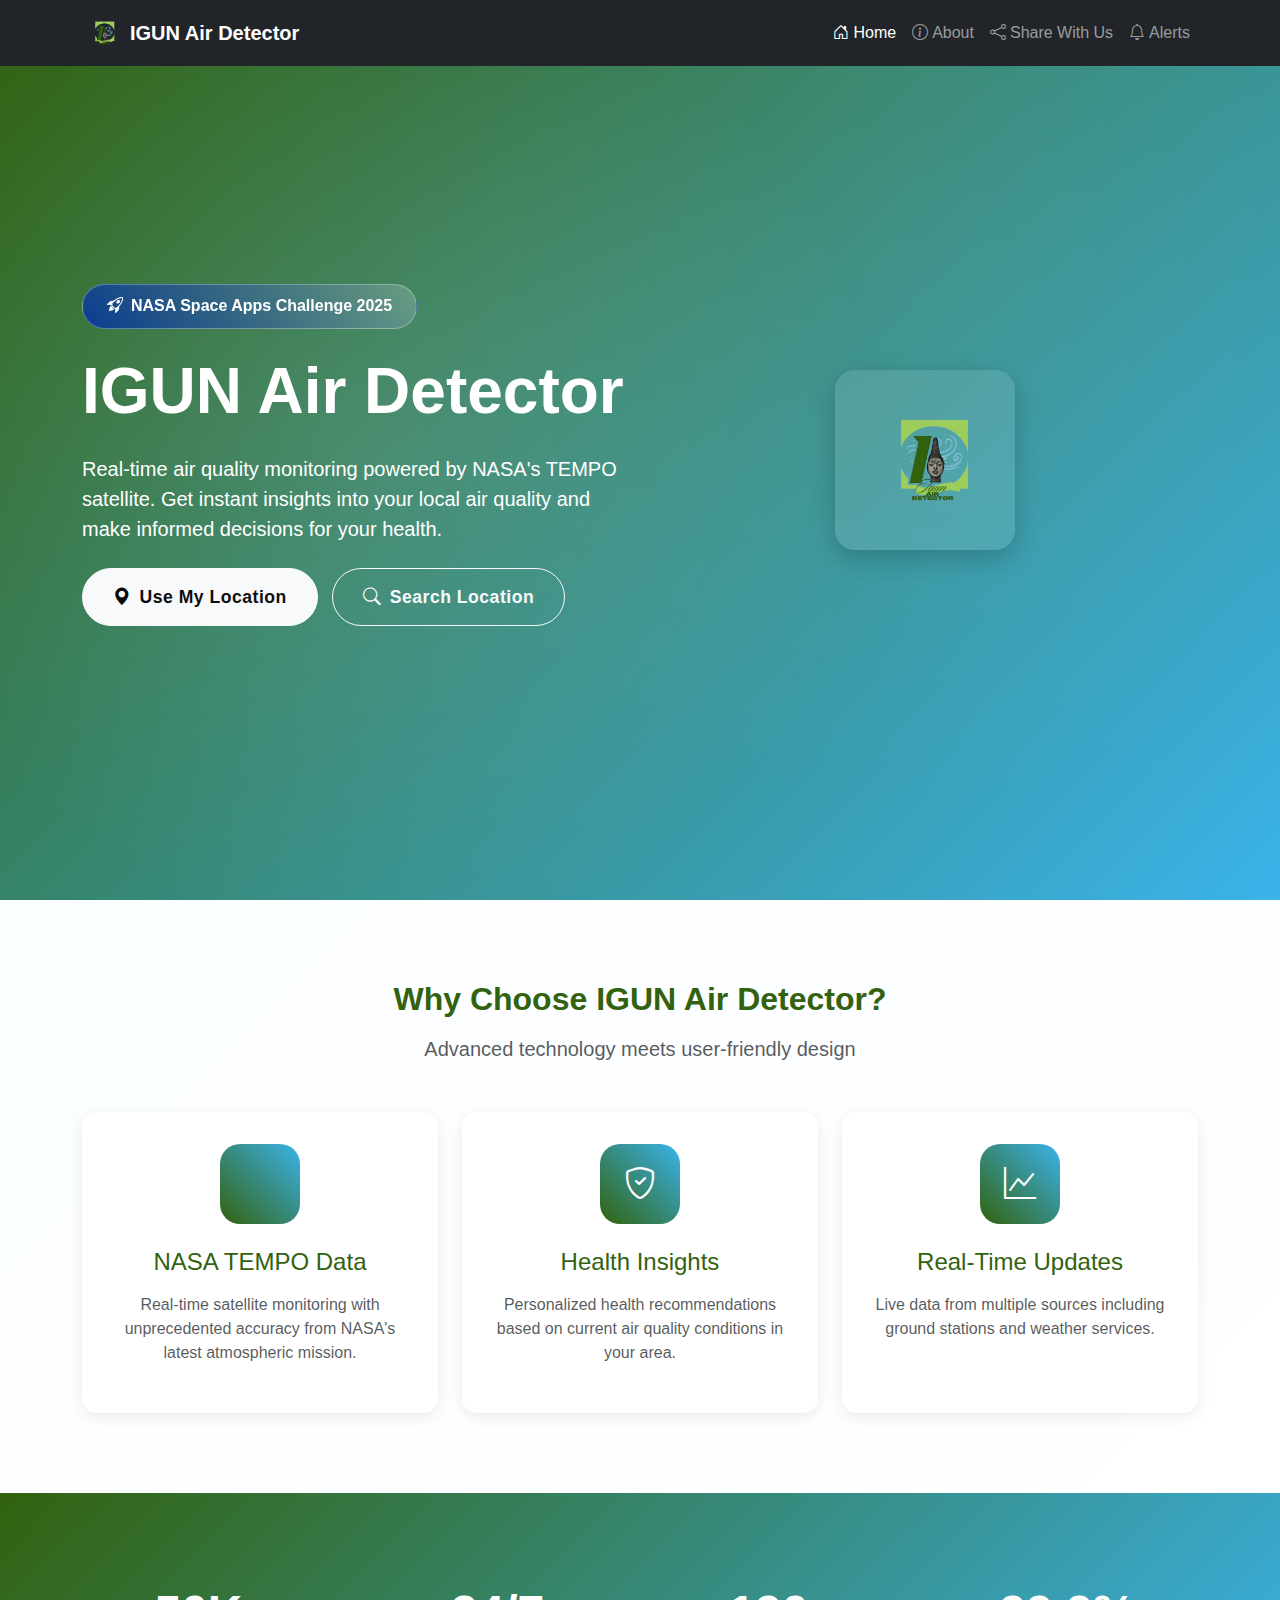
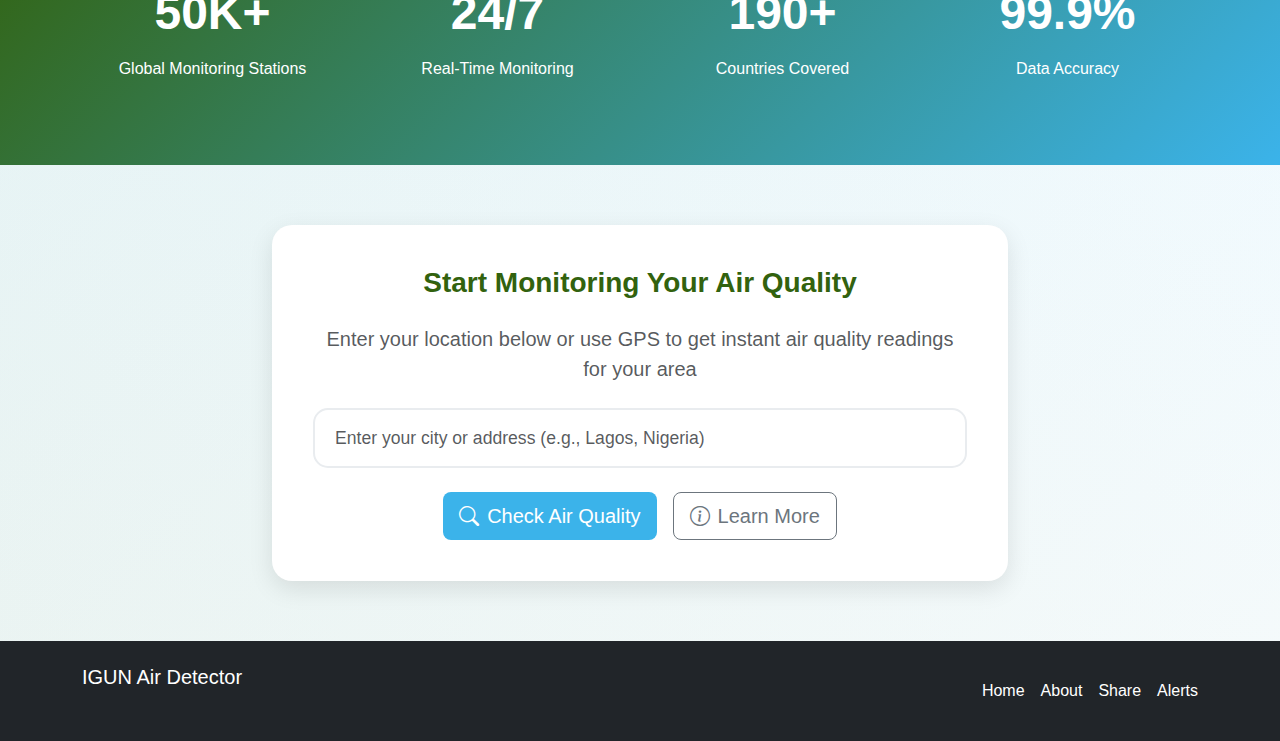
<file: templates/index.html>
<!DOCTYPE html>
<html lang="en">
<head>
  <meta charset="UTF-8">
  <meta name="viewport" content="width=device-width, initial-scale=1.0">
  <title>IGUN Air Detector App</title>
  <link href="https://cdn.jsdelivr.net/npm/bootstrap@5.3.0/dist/css/bootstrap.min.css" rel="stylesheet">
  <link rel="stylesheet" href="https://cdn.jsdelivr.net/npm/bootstrap-icons@1.11.3/font/bootstrap-icons.min.css">
  <style>
    body {
      background: linear-gradient(135deg, #e3f6fd 0%, #ffffff 100%);
      font-family: "Inter", sans-serif;
    }
    .brand-green { color: #32620e; }
    .btn-green {
      background-color: #32620e; 
      color: #fff; 
      border: none;
      transition: all 0.3s ease;
    }
    .btn-green:hover { 
      background-color: #24510a; 
      color: #fff;
      transform: translateY(-2px);
      box-shadow: 0 4px 12px rgba(50, 98, 14, 0.3);
    }
    .btn-blue {
      background-color: #3bb3ea; 
      color: #fff; 
      border: none;
      transition: all 0.3s ease;
    }
    .btn-blue:hover { 
      background-color: #2494c2; 
      color: #fff;
      transform: translateY(-2px);
      box-shadow: 0 4px 12px rgba(59, 179, 234, 0.3);
    }

    /* Hero Section */
    .hero-section {
      background: linear-gradient(135deg, #32620e 0%, #3bb3ea 100%);
      color: white;
      padding: 100px 0 80px 0;
      position: relative;
      overflow: hidden;
      min-height: 100vh;
      display: flex;
      align-items: center;
    }
    .hero-section::before {
      content: "";
      position: absolute;
      top: 0;
      left: 0;
      width: 100%;
      height: 100%;
      background: radial-gradient(circle at 30% 50%, rgba(255,255,255,0.1), transparent 50%),
                  radial-gradient(circle at 70% 30%, rgba(255,255,255,0.05), transparent 50%);
      animation: heroAnimation 8s infinite alternate ease-in-out;
    }
    @keyframes heroAnimation {
      0% { 
        background-position: 0% 0%, 100% 100%;
        opacity: 0.8;
      }
      100% { 
        background-position: 100% 100%, 0% 0%;
        opacity: 1;
      }
    }

    .logo-hero {
      width: 180px;
      height: 180px;
      object-fit: contain;
      border-radius: 20px;
      box-shadow: 0 8px 25px rgba(0,0,0,0.2);
      background: rgba(255,255,255,0.1);
      padding: 20px;
      backdrop-filter: blur(10px);
    }

    .nasa-badge {
      background: linear-gradient(45deg, #0b3d91, rgba(255,255,255,0.2));
      color: white;
      padding: 0.6rem 1.5rem;
      border-radius: 30px;
      font-weight: 600;
      display: inline-block;
      margin-bottom: 1.5rem;
      border: 1px solid rgba(255,255,255,0.3);
      backdrop-filter: blur(10px);
    }

    .hero-buttons .btn {
      padding: 15px 30px;
      font-size: 1.1rem;
      border-radius: 50px;
      margin: 0 10px 10px 0;
      font-weight: 600;
      letter-spacing: 0.5px;
    }

    /* Features Section */
    .features-section {
      padding: 80px 0;
      background: rgba(255,255,255,0.8);
    }

    .feature-card {
      background: white;
      border-radius: 15px;
      padding: 2rem;
      text-align: center;
      box-shadow: 0 4px 15px rgba(0,0,0,0.08);
      border: none;
      transition: all 0.3s ease;
      height: 100%;
    }
    .feature-card:hover {
      transform: translateY(-8px);
      box-shadow: 0 12px 35px rgba(0,0,0,0.15);
    }

    .feature-icon {
      width: 80px;
      height: 80px;
      background: linear-gradient(45deg, #32620e, #3bb3ea);
      border-radius: 20px;
      display: inline-flex;
      align-items: center;
      justify-content: center;
      margin-bottom: 1.5rem;
    }

    /* Action Section */
    .action-section {
      background: linear-gradient(45deg, rgba(50, 98, 14, 0.05), rgba(59, 179, 234, 0.05));
      padding: 60px 0;
    }

    .action-card {
      background: white;
      border-radius: 20px;
      padding: 2.5rem;
      box-shadow: 0 8px 25px rgba(0,0,0,0.1);
      border: 1px solid rgba(255,255,255,0.8);
      transition: all 0.3s ease;
    }
    .action-card:hover {
      transform: translateY(-5px);
      box-shadow: 0 15px 40px rgba(0,0,0,0.15);
    }

    .location-input-container {
      position: relative;
      margin-bottom: 1.5rem;
    }

    .location-input {
      border: 2px solid #e9ecef;
      border-radius: 15px;
      padding: 15px 20px;
      font-size: 1.1rem;
      transition: all 0.3s ease;
    }
    .location-input:focus {
      border-color: #32620e;
      box-shadow: 0 0 0 0.2rem rgba(50, 98, 14, 0.25);
    }

    /* Stats Section */
    .stats-section {
      background: linear-gradient(135deg, #32620e 0%, #3bb3ea 100%);
      color: white;
      padding: 60px 0;
    }

    .stat-item {
      text-align: center;
      padding: 1.5rem;
    }
    .stat-number {
      font-size: 3rem;
      font-weight: 800;
      margin-bottom: 0.5rem;
    }

    /* Loading Animation */
    .loading-spinner {
      display: none;
    }

    /* Responsive */
    @media (max-width: 768px) {
      .hero-section {
        padding: 60px 0;
        text-align: center;
      }
      .logo-hero {
        width: 120px;
        height: 120px;
        margin-bottom: 2rem;
      }
      .hero-buttons .btn {
        display: block;
        width: 100%;
        margin: 10px 0;
      }
    }
  </style>
</head>
<body>
  <!-- Navigation Bar -->
  <nav class="navbar navbar-expand-lg navbar-dark bg-dark fixed-top">
    <div class="container">
      <a class="navbar-brand d-flex align-items-center" href="/">
        <img src="/static/logo.png" alt="IGUN logo" width="40" class="me-2 rounded" onerror="this.style.display='none'">
        <span class="fw-bold">IGUN Air Detector</span>
      </a>
      
      <button class="navbar-toggler" type="button" data-bs-toggle="collapse" data-bs-target="#navbarNav">
        <span class="navbar-toggler-icon"></span>
      </button>
      
      <div class="collapse navbar-collapse" id="navbarNav">
        <ul class="navbar-nav ms-auto">
          <li class="nav-item">
            <a class="nav-link active" href="/">
              <i class="bi bi-house-door me-1"></i>Home
            </a>
          </li>
          <li class="nav-item">
            <a class="nav-link" href="/about">
              <i class="bi bi-info-circle me-1"></i>About
            </a>
          </li>
          <li class="nav-item">
            <a class="nav-link" href="/share-with-us">
              <i class="bi bi-share me-1"></i>Share With Us
            </a>
          </li>
          <li class="nav-item">
            <a class="nav-link" href="/alerts">
              <i class="bi bi-bell me-1"></i>Alerts
            </a>
          </li>
        </ul>
      </div>
    </div>
  </nav>

  <!-- Hero Section -->
  <section class="hero-section">
    <div class="container">
      <div class="row align-items-center">
        <div class="col-lg-6">
          <div class="nasa-badge">
            <i class="bi bi-rocket-takeoff me-2"></i>NASA Space Apps Challenge 2025
          </div>
          <h1 class="display-3 fw-bold mb-4">IGUN Air Detector</h1>
          <p class="lead mb-4 fs-5">
            Real-time air quality monitoring powered by NASA's TEMPO satellite. 
            Get instant insights into your local air quality and make informed decisions for your health.
          </p>
          <div class="hero-buttons">
            <button id="useLocationBtn" class="btn btn-light btn-lg">
              <i class="bi bi-geo-alt-fill me-2"></i>Use My Location
              <span class="loading-spinner">
                <span class="spinner-border spinner-border-sm ms-2" role="status"></span>
              </span>
            </button>
            <button class="btn btn-outline-light btn-lg" data-bs-toggle="modal" data-bs-target="#searchModal">
              <i class="bi bi-search me-2"></i>Search Location
            </button>
          </div>
          <div id="errorMsg" class="alert alert-danger mt-3" style="display:none;"></div>
        </div>
        <div class="col-lg-6 text-center">
          <img src="/static/logo.png" alt="IGUN Air Detector Logo" class="logo-hero" onerror="this.style.display='none'">
        </div>
      </div>
    </div>
  </section>

  <!-- Features Section -->
  <section class="features-section">
    <div class="container">
      <div class="text-center mb-5">
        <h2 class="brand-green fw-bold mb-3">Why Choose IGUN Air Detector?</h2>
        <p class="text-muted fs-5">Advanced technology meets user-friendly design</p>
      </div>
      
      <div class="row g-4">
        <div class="col-md-4">
          <div class="feature-card">
            <div class="feature-icon">
              <i class="bi bi-satellite text-white" style="font-size: 2rem;"></i>
            </div>
            <h4 class="brand-green mb-3">NASA TEMPO Data</h4>
            <p class="text-muted">
              Real-time satellite monitoring with unprecedented accuracy from NASA's latest atmospheric mission.
            </p>
          </div>
        </div>
        <div class="col-md-4">
          <div class="feature-card">
            <div class="feature-icon">
              <i class="bi bi-shield-check text-white" style="font-size: 2rem;"></i>
            </div>
            <h4 class="brand-green mb-3">Health Insights</h4>
            <p class="text-muted">
              Personalized health recommendations based on current air quality conditions in your area.
            </p>
          </div>
        </div>
        <div class="col-md-4">
          <div class="feature-card">
            <div class="feature-icon">
              <i class="bi bi-graph-up text-white" style="font-size: 2rem;"></i>
            </div>
            <h4 class="brand-green mb-3">Real-Time Updates</h4>
            <p class="text-muted">
              Live data from multiple sources including ground stations and weather services.
            </p>
          </div>
        </div>
      </div>
    </div>
  </section>

  <!-- Stats Section -->
  <section class="stats-section">
    <div class="container">
      <div class="row">
        <div class="col-md-3">
          <div class="stat-item">
            <div class="stat-number">50K+</div>
            <div>Global Monitoring Stations</div>
          </div>
        </div>
        <div class="col-md-3">
          <div class="stat-item">
            <div class="stat-number">24/7</div>
            <div>Real-Time Monitoring</div>
          </div>
        </div>
        <div class="col-md-3">
          <div class="stat-item">
            <div class="stat-number">190+</div>
            <div>Countries Covered</div>
          </div>
        </div>
        <div class="col-md-3">
          <div class="stat-item">
            <div class="stat-number">99.9%</div>
            <div>Data Accuracy</div>
          </div>
        </div>
      </div>
    </div>
  </section>

  <!-- Action Section -->
  <section class="action-section">
    <div class="container">
      <div class="row justify-content-center">
        <div class="col-lg-8">
          <div class="action-card text-center">
            <h3 class="brand-green fw-bold mb-4">Start Monitoring Your Air Quality</h3>
            <p class="text-muted mb-4 fs-5">
              Enter your location below or use GPS to get instant air quality readings for your area
            </p>
            
            <div class="location-input-container">
              <input type="text" id="manualLocationInput" class="form-control location-input" 
                     placeholder="Enter your city or address (e.g., Lagos, Nigeria)">
            </div>
            
            <div class="d-flex gap-3 justify-content-center flex-wrap">
              <button id="searchLocationBtn" class="btn btn-blue btn-lg">
                <i class="bi bi-search me-2"></i>Check Air Quality
              </button>
              <a href="/about" class="btn btn-outline-secondary btn-lg">
                <i class="bi bi-info-circle me-2"></i>Learn More
              </a>
            </div>
            
            <div id="searchError" class="alert alert-danger mt-3" style="display:none;"></div>
          </div>
        </div>
      </div>
    </div>
  </section>

  <!-- Modal for Manual Search -->
  <div class="modal fade" id="searchModal" tabindex="-1" aria-labelledby="searchModalLabel" aria-hidden="true">
    <div class="modal-dialog modal-dialog-centered">
      <div class="modal-content">
        <form id="cityForm">
          <div class="modal-header">
            <h5 class="modal-title brand-green" id="searchModalLabel">
              <i class="bi bi-search me-2"></i>Search by Location
            </h5>
            <button type="button" class="btn-close" data-bs-dismiss="modal" aria-label="Close"></button>
          </div>
          <div class="modal-body">
            <div class="mb-3">
              <label for="cityInput" class="form-label">Enter Location</label>
              <input type="text" class="form-control" id="cityInput" 
                     placeholder="City, Country (e.g., Lagos, Nigeria)" required>
            </div>
            <div id="modalSearchError" class="alert alert-danger mt-2" style="display:none;"></div>
          </div>
          <div class="modal-footer">
            <button type="button" class="btn btn-secondary" data-bs-dismiss="modal">Cancel</button>
            <button type="submit" class="btn btn-green">
              <i class="bi bi-search me-2"></i>Search
            </button>
          </div>
        </form>
      </div>
    </div>
  </div>

  <!-- Footer -->
  <footer class="bg-dark text-white py-4">
    <div class="container">
      <div class="row align-items-center">
        <div class="col-md-6">
          <h5 class="mb-1">IGUN Air Detector</h5>
          <p class="mb-0 text-muted">Powered by NASA TEMPO • Space Apps Challenge 2025</p>
        </div>
        <div class="col-md-6 text-md-end">
          <div class="d-flex justify-content-md-end gap-3 flex-wrap">
            <a href="/" class="text-white text-decoration-none">Home</a>
            <a href="/about" class="text-white text-decoration-none">About</a>
            <a href="/share-with-us" class="text-white text-decoration-none">Share</a>
            <a href="/alerts" class="text-white text-decoration-none">Alerts</a>
          </div>
        </div>
      </div>
    </div>
  </footer>

  <script src="https://cdn.jsdelivr.net/npm/bootstrap@5.3.0/dist/js/bootstrap.bundle.min.js"></script>
  <script>
    // Search functionality
    async function searchLocation(locationText, errorElementId, buttonElement = null) {
      try {
        console.log("Searching for:", locationText); // Debug log
        const response = await fetch(`https://nominatim.openstreetmap.org/search?format=json&q=${encodeURIComponent(locationText)}&limit=1`);
        
        if (!response.ok) {
          throw new Error(`HTTP error! status: ${response.status}`);
        }
        
        const results = await response.json();
        console.log("Search results:", results); // Debug log

        if (results.length > 0) {
          const lat = results[0].lat;
          const lon = results[0].lon;
          console.log("Redirecting to dashboard with:", lat, lon); // Debug log
          window.location.href = `/dashboard?lat=${lat}&lon=${lon}`;
          return; // Don't reset button if successful (page is redirecting)
        } else {
          const errorElement = document.getElementById(errorElementId);
          errorElement.style.display = "block";
          errorElement.textContent = "Location not found. Please try a different search term.";
          setTimeout(() => errorElement.style.display = 'none', 5000);
        }
      } catch (err) {
        console.error("Search error:", err); // Debug log
        const errorElement = document.getElementById(errorElementId);
        errorElement.style.display = "block";
        errorElement.textContent = "Error searching location. Please try again.";
        setTimeout(() => errorElement.style.display = 'none', 5000);
      }
      
      // Reset button state if provided and search didn't succeed
      if (buttonElement) {
        buttonElement.disabled = false;
        buttonElement.innerHTML = '<i class="bi bi-search me-2"></i>Check Air Quality';
      }
    }

    // Modal form submission
    document.getElementById("cityForm").addEventListener("submit", async function(e) {
      e.preventDefault();
      const city = document.getElementById("cityInput").value.trim();
      if (!city) return;

      const submitBtn = this.querySelector('button[type="submit"]');
      const originalText = submitBtn.innerHTML;
      submitBtn.disabled = true;
      submitBtn.innerHTML = '<i class="bi bi-hourglass-split me-2"></i>Searching...';

      await searchLocation(city, "modalSearchError", submitBtn);
      
      // Reset modal button text (but keep it disabled if search was successful)
      if (submitBtn.disabled) {
        submitBtn.innerHTML = originalText;
        submitBtn.disabled = false;
      }
    });

    // Main search button
    document.getElementById("searchLocationBtn").addEventListener("click", async function(e) {
      e.preventDefault(); // Prevent any default form submission
      console.log("Search button clicked"); // Debug log
      
      const location = document.getElementById("manualLocationInput").value.trim();
      console.log("Location entered:", location); // Debug log
      
      if (!location) {
        document.getElementById("searchError").style.display = "block";
        document.getElementById("searchError").textContent = "Please enter a location first.";
        setTimeout(() => document.getElementById("searchError").style.display = 'none', 3000);
        return;
      }

      // Add loading state to button
      const btn = this;
      btn.disabled = true;
      btn.innerHTML = '<i class="bi bi-hourglass-split me-2"></i>Searching...';

      await searchLocation(location, "searchError", btn);
    });

    // Enter key support for main search
    document.getElementById("manualLocationInput").addEventListener("keypress", function(e) {
      if (e.key === 'Enter') {
        document.getElementById("searchLocationBtn").click();
      }
    });

    // Geolocation functionality
    document.getElementById("useLocationBtn").addEventListener("click", function() {
      const errorMsg = document.getElementById("errorMsg");
      const btn = this;
      const loadingSpinner = btn.querySelector('.loading-spinner');
      
      if (!navigator.geolocation) {
        errorMsg.style.display = "block";
        errorMsg.textContent = "Geolocation is not supported by this browser.";
        return;
      }
      
      // Show loading state
      btn.disabled = true;
      loadingSpinner.style.display = 'inline-block';
      btn.innerHTML = '<i class="bi bi-geo-alt-fill me-2"></i>Getting location...' + loadingSpinner.outerHTML;
      
      navigator.geolocation.getCurrentPosition(
        function(position) {
          const lat = position.coords.latitude;
          const lon = position.coords.longitude;
          window.location.href = `/dashboard?lat=${lat}&lon=${lon}`;
        },
        function(error) {
          // Reset button state
          btn.disabled = false;
          loadingSpinner.style.display = 'none';
          btn.innerHTML = '<i class="bi bi-geo-alt-fill me-2"></i>Use My Location';
          
          // Show error message
          errorMsg.style.display = "block";
          switch(error.code) {
            case error.PERMISSION_DENIED:
              errorMsg.textContent = "Location access denied. Please enable location permissions or search manually.";
              break;
            case error.POSITION_UNAVAILABLE:
              errorMsg.textContent = "Location information is unavailable. Please search manually.";
              break;
            case error.TIMEOUT:
              errorMsg.textContent = "Location request timed out. Please try again or search manually.";
              break;
            default:
              errorMsg.textContent = "An unknown error occurred. Please search manually.";
              break;
          }
          setTimeout(() => errorMsg.style.display = 'none', 8000);
        },
        {
          enableHighAccuracy: true,
          timeout: 10000,
          maximumAge: 60000
        }
      );
    });

    // Smooth scrolling for anchor links
    document.querySelectorAll('a[href^="#"]').forEach(anchor => {
      anchor.addEventListener('click', function (e) {
        e.preventDefault();
        const target = document.querySelector(this.getAttribute('href'));
        if (target) {
          target.scrollIntoView({
            behavior: 'smooth',
            block: 'start'
          });
        }
      });
    });

    // Add some interactive effects
    document.querySelectorAll('.feature-card').forEach(card => {
      card.addEventListener('mouseenter', function() {
        this.style.borderLeft = '4px solid #32620e';
      });
      card.addEventListener('mouseleave', function() {
        this.style.borderLeft = 'none';
      });
    });
  </script>
</body>
</html>
</file>
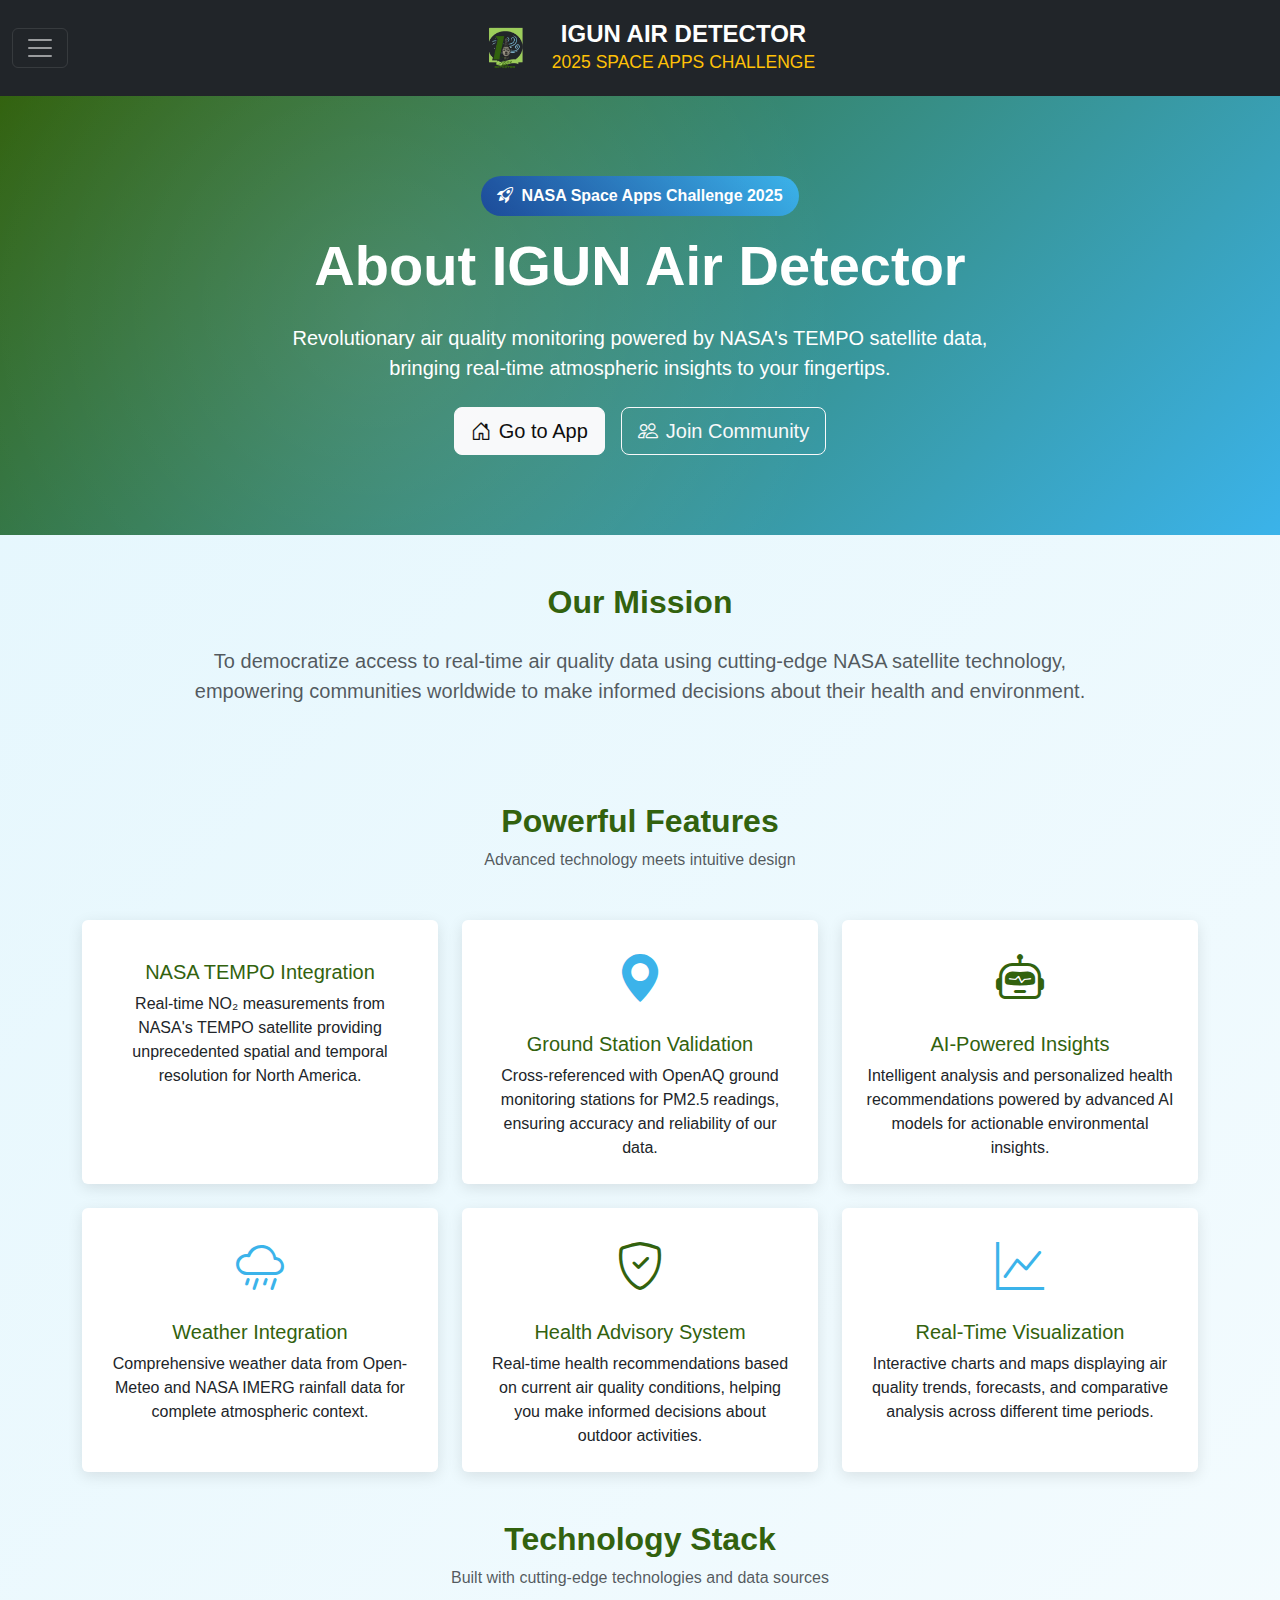
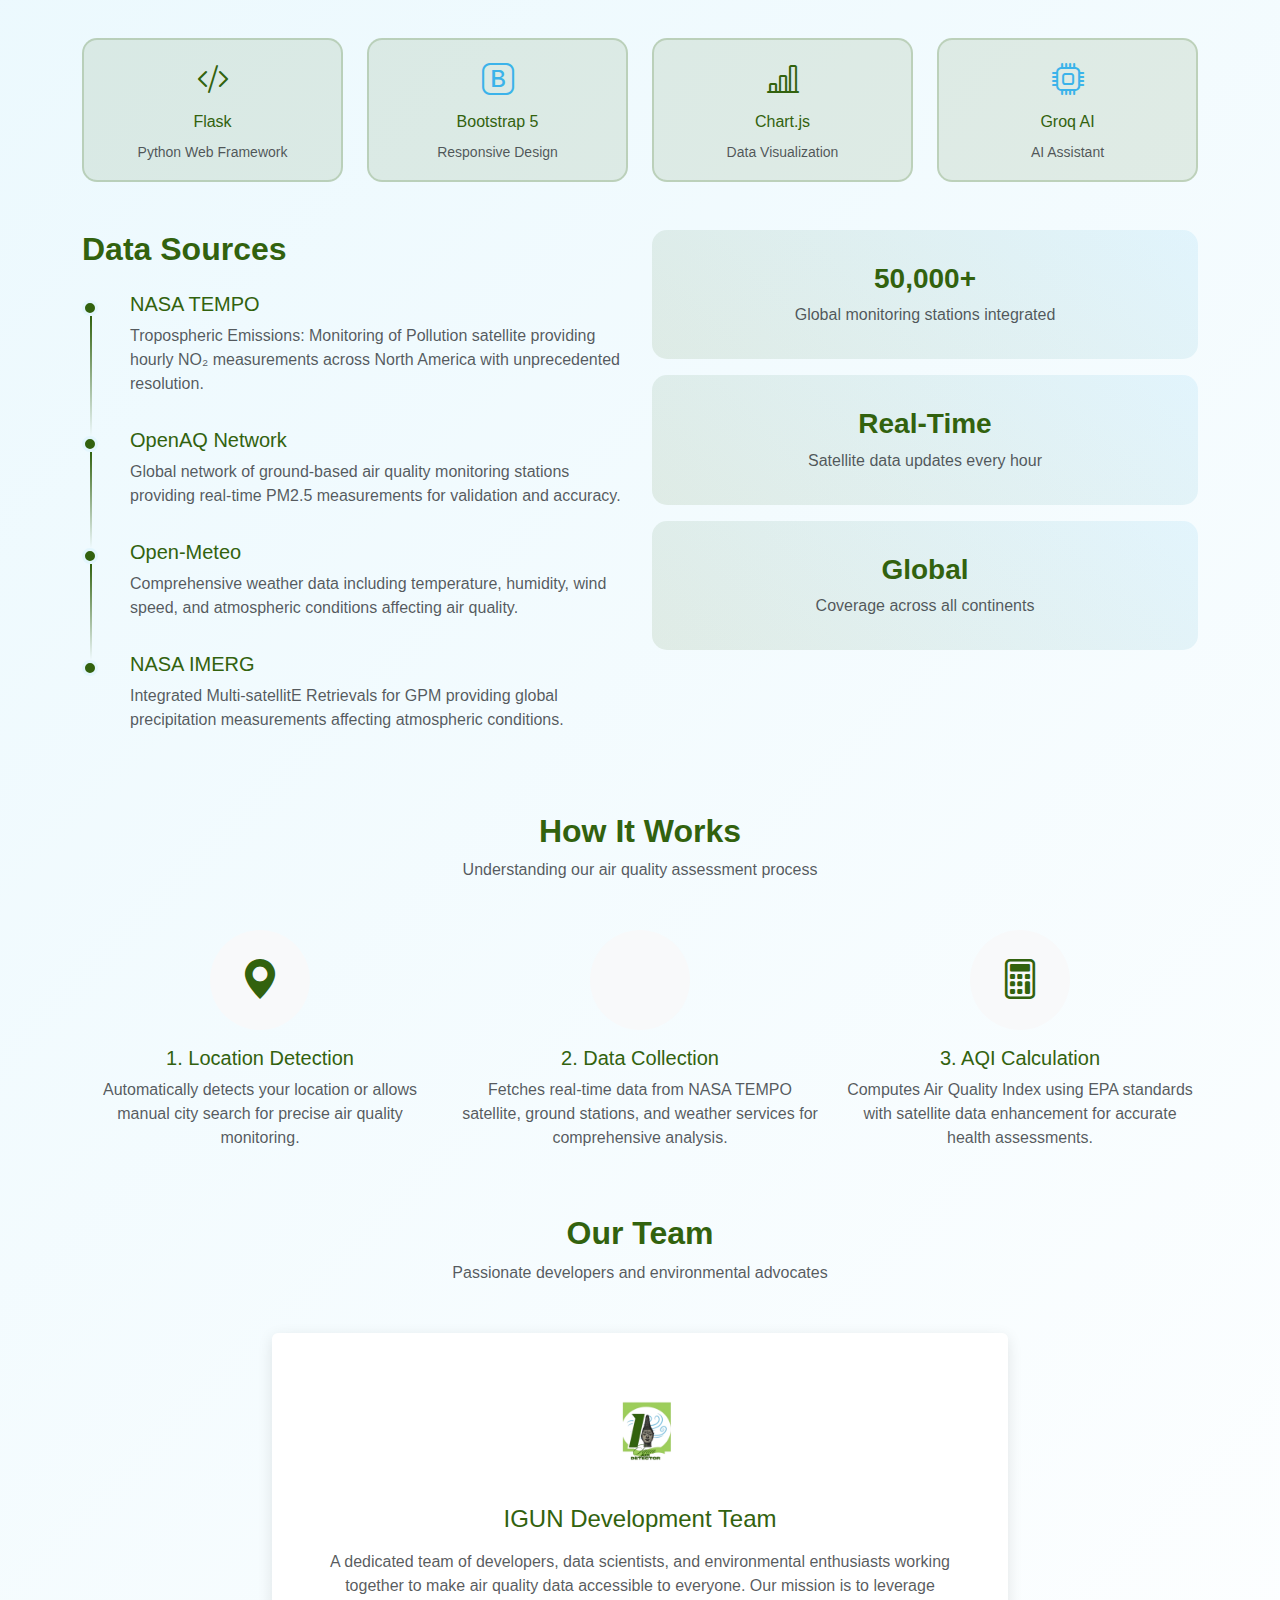
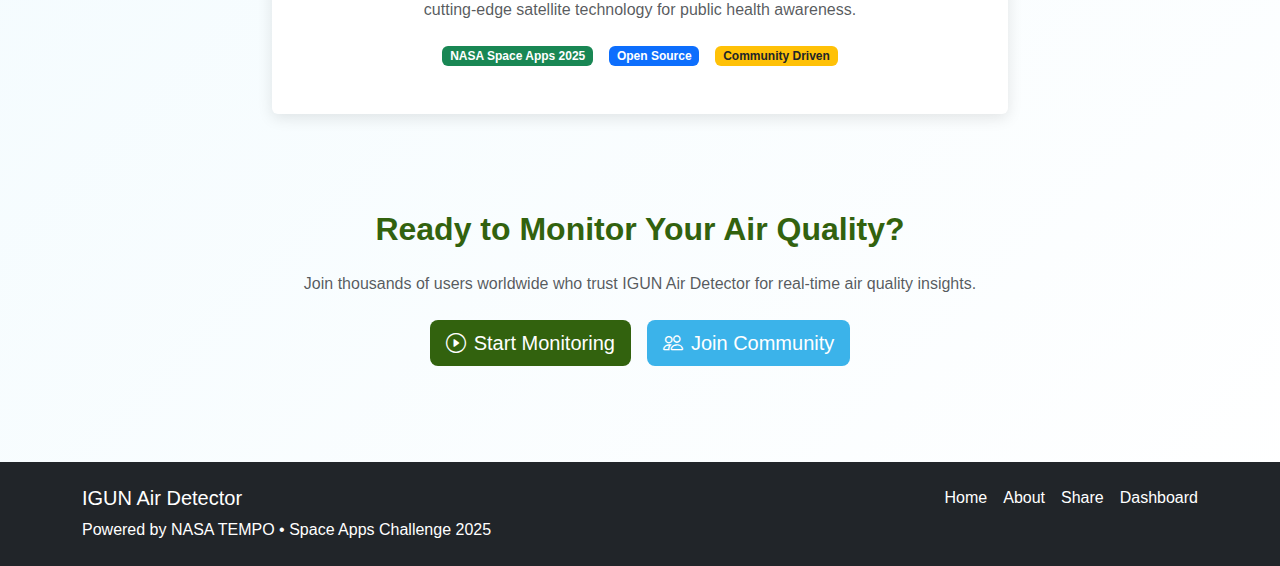
<file: templates/about.html>
<!DOCTYPE html>
<html lang="en">
<head>
    <meta charset="UTF-8">
    <meta name="viewport" content="width=device-width, initial-scale=1.0">
    <title>About - IGUN Air Detector App</title>
    <link href="https://cdn.jsdelivr.net/npm/bootstrap@5.3.0/dist/css/bootstrap.min.css" rel="stylesheet">
    <link rel="stylesheet" href="https://cdn.jsdelivr.net/npm/bootstrap-icons@1.11.3/font/bootstrap-icons.min.css">
    <style>
        body {
            background: linear-gradient(135deg, #e3f6fd 0%, #ffffff 100%);
            font-family: "Inter", sans-serif;
        }
        .brand-green { color: #32620e; }
        .btn-green {
            background-color: #32620e; 
            color: #fff; 
            border: none;
        }
        .btn-green:hover { 
            background-color: #24510a; 
            color: #fff;
        }
        .btn-blue {
            background-color: #3bb3ea; 
            color: #fff; 
            border: none;
        }
        .btn-blue:hover { 
            background-color: #2494c2; 
            color: #fff;
        }
        .hero-section {
            background: linear-gradient(135deg, #32620e 0%, #3bb3ea 100%);
            color: white;
            padding: 80px 0;
            position: relative;
            overflow: hidden;
        }
        .hero-section::before {
            content: "";
            position: absolute;
            top: 0;
            left: 0;
            width: 100%;
            height: 100%;
            background: radial-gradient(circle at 30% 50%, rgba(255,255,255,0.1), transparent 50%);
            animation: pulse 4s infinite;
        }
        @keyframes pulse {
            0%, 100% { opacity: 0.8; }
            50% { opacity: 1; }
        }
        .feature-card {
            transition: transform 0.3s ease, box-shadow 0.3s ease;
            border: none;
            box-shadow: 0 4px 15px rgba(0,0,0,0.1);
        }
        .feature-card:hover {
            transform: translateY(-10px);
            box-shadow: 0 8px 25px rgba(0,0,0,0.15);
        }
        .timeline-item {
            position: relative;
            padding-left: 3rem;
            margin-bottom: 2rem;
        }
        .timeline-item::before {
            content: "";
            position: absolute;
            left: 0;
            top: 0.5rem;
            width: 1rem;
            height: 1rem;
            background: #32620e;
            border-radius: 50%;
            border: 3px solid #e3f6fd;
        }
        .timeline-item::after {
            content: "";
            position: absolute;
            left: 0.5rem;
            top: 1.5rem;
            width: 2px;
            height: calc(100% + 1rem);
            background: linear-gradient(to bottom, #32620e, transparent);
        }
        .timeline-item:last-child::after {
            display: none;
        }
        .nasa-badge {
            background: linear-gradient(45deg, #0b3d91, #3bb3ea);
            color: white;
            padding: 0.5rem 1rem;
            border-radius: 25px;
            font-weight: 600;
            display: inline-block;
            margin-bottom: 1rem;
        }
        .tech-stack-item {
            background: rgba(50, 98, 14, 0.1);
            border: 2px solid rgba(50, 98, 14, 0.2);
            border-radius: 15px;
            padding: 1rem;
            text-align: center;
            transition: all 0.3s ease;
        }
        .tech-stack-item:hover {
            background: rgba(50, 98, 14, 0.2);
            transform: scale(1.05);
        }
        .stats-card {
            background: linear-gradient(45deg, rgba(50, 98, 14, 0.1), rgba(59, 179, 234, 0.1));
            border-radius: 15px;
            padding: 2rem;
            text-align: center;
            border: none;
        }
    </style>
</head>
<body>
    <!-- Navigation Header -->
    <nav class="navbar navbar-dark bg-dark">
        <div class="container-fluid">
            <button class="navbar-toggler" type="button" data-bs-toggle="offcanvas" data-bs-target="#sidebarOffcanvas">
                <span class="navbar-toggler-icon"></span>
            </button>
            <div class="navbar-brand mx-auto d-flex align-items-center">
                <div class="me-3">
                    <img src="/static/logo.png" alt="IGUN logo" width="70" class="rounded" onerror="this.style.display='none'">
                </div>
                <div class="text-center">
                    <h1 class="h4 m-0 text-white fw-bold">IGUN AIR DETECTOR</h1>
                    <p class="m-0 text-warning small">2025 SPACE APPS CHALLENGE</p>
                </div>
            </div>
            <div style="width: 55px;"></div>
        </div>
    </nav>

    <!-- Offcanvas Sidebar -->
    <div class="offcanvas offcanvas-start bg-dark text-white" tabindex="-1" id="sidebarOffcanvas">
        <div class="offcanvas-header">
            <h5 class="offcanvas-title">Navigation</h5>
            <button type="button" class="btn-close btn-close-white" data-bs-dismiss="offcanvas"></button>
        </div>
        <div class="offcanvas-body">
            <ul class="nav nav-pills flex-column">
                <li class="nav-item">
                    <a href="/" class="nav-link text-white">
                        <i class="bi bi-house-door me-2"></i>Home
                    </a>
                </li>
                <li class="nav-item">
                    <a href="/dashboard" class="nav-link text-white">
                        <i class="bi bi-speedometer2 me-2"></i>Dashboard
                    </a>
                </li>
                <li class="nav-item">
                    <a href="/about" class="nav-link active">
                        <i class="bi bi-info-circle me-2"></i>About
                    </a>
                </li>
                <li class="nav-item">
                    <a href="/share-with-us" class="nav-link text-white">
                        <i class="bi bi-share me-2"></i>Share With Us
                    </a>
                </li>
                <li class="nav-item">
                    <a href="/alerts" class="nav-link text-white">
                        <i class="bi bi-bell me-2"></i>Alerts
                    </a>
                </li>
            </ul>
        </div>
    </div>

    <!-- Hero Section -->
    <section class="hero-section">
        <div class="container">
            <div class="row justify-content-center text-center">
                <div class="col-lg-8">
                    <div class="nasa-badge">
                        <i class="bi bi-rocket-takeoff me-2"></i>NASA Space Apps Challenge 2025
                    </div>
                    <h1 class="display-4 fw-bold mb-4">About IGUN Air Detector</h1>
                    <p class="lead mb-4">
                        Revolutionary air quality monitoring powered by NASA's TEMPO satellite data, 
                        bringing real-time atmospheric insights to your fingertips.
                    </p>
                    <div class="d-flex gap-3 justify-content-center flex-wrap">
                        <a href="/" class="btn btn-light btn-lg">
                            <i class="bi bi-house-door me-2"></i>Go to App
                        </a>
                        <a href="/share-with-us" class="btn btn-outline-light btn-lg">
                            <i class="bi bi-people me-2"></i>Join Community
                        </a>
                    </div>
                </div>
            </div>
        </div>
    </section>

    <div class="container py-5">
        <!-- Mission Statement -->
        <section class="row justify-content-center mb-5">
            <div class="col-lg-10">
                <div class="text-center mb-5">
                    <h2 class="brand-green fw-bold mb-4">Our Mission</h2>
                    <p class="lead text-muted">
                        To democratize access to real-time air quality data using cutting-edge NASA satellite technology, 
                        empowering communities worldwide to make informed decisions about their health and environment.
                    </p>
                </div>
            </div>
        </section>

        <!-- Key Features -->
        <section class="mb-5">
            <div class="text-center mb-5">
                <h2 class="brand-green fw-bold">Powerful Features</h2>
                <p class="text-muted">Advanced technology meets intuitive design</p>
            </div>
            <div class="row g-4">
                <div class="col-md-4">
                    <div class="card feature-card h-100">
                        <div class="card-body text-center p-4">
                            <div class="mb-3">
                                <i class="bi bi-satellite" style="font-size: 3rem; color: #32620e;"></i>
                            </div>
                            <h5 class="card-title brand-green">NASA TEMPO Integration</h5>
                            <p class="card-text">
                                Real-time NO₂ measurements from NASA's TEMPO satellite providing unprecedented 
                                spatial and temporal resolution for North America.
                            </p>
                        </div>
                    </div>
                </div>
                <div class="col-md-4">
                    <div class="card feature-card h-100">
                        <div class="card-body text-center p-4">
                            <div class="mb-3">
                                <i class="bi bi-geo-alt-fill" style="font-size: 3rem; color: #3bb3ea;"></i>
                            </div>
                            <h5 class="card-title brand-green">Ground Station Validation</h5>
                            <p class="card-text">
                                Cross-referenced with OpenAQ ground monitoring stations for PM2.5 readings, 
                                ensuring accuracy and reliability of our data.
                            </p>
                        </div>
                    </div>
                </div>
                <div class="col-md-4">
                    <div class="card feature-card h-100">
                        <div class="card-body text-center p-4">
                            <div class="mb-3">
                                <i class="bi bi-robot" style="font-size: 3rem; color: #32620e;"></i>
                            </div>
                            <h5 class="card-title brand-green">AI-Powered Insights</h5>
                            <p class="card-text">
                                Intelligent analysis and personalized health recommendations powered by 
                                advanced AI models for actionable environmental insights.
                            </p>
                        </div>
                    </div>
                </div>
                <div class="col-md-4">
                    <div class="card feature-card h-100">
                        <div class="card-body text-center p-4">
                            <div class="mb-3">
                                <i class="bi bi-cloud-rain" style="font-size: 3rem; color: #3bb3ea;"></i>
                            </div>
                            <h5 class="card-title brand-green">Weather Integration</h5>
                            <p class="card-text">
                                Comprehensive weather data from Open-Meteo and NASA IMERG rainfall data 
                                for complete atmospheric context.
                            </p>
                        </div>
                    </div>
                </div>
                <div class="col-md-4">
                    <div class="card feature-card h-100">
                        <div class="card-body text-center p-4">
                            <div class="mb-3">
                                <i class="bi bi-shield-check" style="font-size: 3rem; color: #32620e;"></i>
                            </div>
                            <h5 class="card-title brand-green">Health Advisory System</h5>
                            <p class="card-text">
                                Real-time health recommendations based on current air quality conditions, 
                                helping you make informed decisions about outdoor activities.
                            </p>
                        </div>
                    </div>
                </div>
                <div class="col-md-4">
                    <div class="card feature-card h-100">
                        <div class="card-body text-center p-4">
                            <div class="mb-3">
                                <i class="bi bi-graph-up" style="font-size: 3rem; color: #3bb3ea;"></i>
                            </div>
                            <h5 class="card-title brand-green">Real-Time Visualization</h5>
                            <p class="card-text">
                                Interactive charts and maps displaying air quality trends, forecasts, 
                                and comparative analysis across different time periods.
                            </p>
                        </div>
                    </div>
                </div>
            </div>
        </section>

        <!-- Technology Stack -->
        <section class="mb-5">
            <div class="text-center mb-5">
                <h2 class="brand-green fw-bold">Technology Stack</h2>
                <p class="text-muted">Built with cutting-edge technologies and data sources</p>
            </div>
            <div class="row g-4">
                <div class="col-md-3 col-sm-6">
                    <div class="tech-stack-item">
                        <i class="bi bi-code-slash" style="font-size: 2rem; color: #32620e;"></i>
                        <h6 class="mt-2 brand-green">Flask</h6>
                        <small class="text-muted">Python Web Framework</small>
                    </div>
                </div>
                <div class="col-md-3 col-sm-6">
                    <div class="tech-stack-item">
                        <i class="bi bi-bootstrap" style="font-size: 2rem; color: #3bb3ea;"></i>
                        <h6 class="mt-2 brand-green">Bootstrap 5</h6>
                        <small class="text-muted">Responsive Design</small>
                    </div>
                </div>
                <div class="col-md-3 col-sm-6">
                    <div class="tech-stack-item">
                        <i class="bi bi-bar-chart-line" style="font-size: 2rem; color: #32620e;"></i>
                        <h6 class="mt-2 brand-green">Chart.js</h6>
                        <small class="text-muted">Data Visualization</small>
                    </div>
                </div>
                <div class="col-md-3 col-sm-6">
                    <div class="tech-stack-item">
                        <i class="bi bi-cpu" style="font-size: 2rem; color: #3bb3ea;"></i>
                        <h6 class="mt-2 brand-green">Groq AI</h6>
                        <small class="text-muted">AI Assistant</small>
                    </div>
                </div>
            </div>
        </section>

        <!-- Data Sources -->
        <section class="mb-5">
            <div class="row">
                <div class="col-lg-6">
                    <h2 class="brand-green fw-bold mb-4">Data Sources</h2>
                    <div class="timeline-item">
                        <h5 class="brand-green">NASA TEMPO</h5>
                        <p class="text-muted mb-0">
                            Tropospheric Emissions: Monitoring of Pollution satellite providing hourly 
                            NO₂ measurements across North America with unprecedented resolution.
                        </p>
                    </div>
                    <div class="timeline-item">
                        <h5 class="brand-green">OpenAQ Network</h5>
                        <p class="text-muted mb-0">
                            Global network of ground-based air quality monitoring stations providing 
                            real-time PM2.5 measurements for validation and accuracy.
                        </p>
                    </div>
                    <div class="timeline-item">
                        <h5 class="brand-green">Open-Meteo</h5>
                        <p class="text-muted mb-0">
                            Comprehensive weather data including temperature, humidity, wind speed, 
                            and atmospheric conditions affecting air quality.
                        </p>
                    </div>
                    <div class="timeline-item">
                        <h5 class="brand-green">NASA IMERG</h5>
                        <p class="text-muted mb-0">
                            Integrated Multi-satellitE Retrievals for GPM providing global precipitation 
                            measurements affecting atmospheric conditions.
                        </p>
                    </div>
                </div>
                <div class="col-lg-6">
                    <div class="row g-3">
                        <div class="col-12">
                            <div class="stats-card">
                                <h3 class="brand-green fw-bold mb-2">50,000+</h3>
                                <p class="text-muted mb-0">Global monitoring stations integrated</p>
                            </div>
                        </div>
                        <div class="col-12">
                            <div class="stats-card">
                                <h3 class="brand-green fw-bold mb-2">Real-Time</h3>
                                <p class="text-muted mb-0">Satellite data updates every hour</p>
                            </div>
                        </div>
                        <div class="col-12">
                            <div class="stats-card">
                                <h3 class="brand-green fw-bold mb-2">Global</h3>
                                <p class="text-muted mb-0">Coverage across all continents</p>
                            </div>
                        </div>
                    </div>
                </div>
            </div>
        </section>

        <!-- How It Works -->
        <section class="mb-5">
            <div class="text-center mb-5">
                <h2 class="brand-green fw-bold">How It Works</h2>
                <p class="text-muted">Understanding our air quality assessment process</p>
            </div>
            <div class="row g-4 align-items-center">
                <div class="col-lg-4">
                    <div class="text-center">
                        <div class="rounded-circle bg-light p-4 d-inline-flex align-items-center justify-content-center mb-3" style="width: 100px; height: 100px;">
                            <i class="bi bi-geo-alt-fill" style="font-size: 2.5rem; color: #32620e;"></i>
                        </div>
                        <h5 class="brand-green">1. Location Detection</h5>
                        <p class="text-muted">
                            Automatically detects your location or allows manual city search 
                            for precise air quality monitoring.
                        </p>
                    </div>
                </div>
                <div class="col-lg-4">
                    <div class="text-center">
                        <div class="rounded-circle bg-light p-4 d-inline-flex align-items-center justify-content-center mb-3" style="width: 100px; height: 100px;">
                            <i class="bi bi-satellite" style="font-size: 2.5rem; color: #3bb3ea;"></i>
                        </div>
                        <h5 class="brand-green">2. Data Collection</h5>
                        <p class="text-muted">
                            Fetches real-time data from NASA TEMPO satellite, ground stations, 
                            and weather services for comprehensive analysis.
                        </p>
                    </div>
                </div>
                <div class="col-lg-4">
                    <div class="text-center">
                        <div class="rounded-circle bg-light p-4 d-inline-flex align-items-center justify-content-center mb-3" style="width: 100px; height: 100px;">
                            <i class="bi bi-calculator" style="font-size: 2.5rem; color: #32620e;"></i>
                        </div>
                        <h5 class="brand-green">3. AQI Calculation</h5>
                        <p class="text-muted">
                            Computes Air Quality Index using EPA standards with satellite 
                            data enhancement for accurate health assessments.
                        </p>
                    </div>
                </div>
            </div>
        </section>

        <!-- Team Section -->
        <section class="mb-5">
            <div class="text-center mb-5">
                <h2 class="brand-green fw-bold">Our Team</h2>
                <p class="text-muted">Passionate developers and environmental advocates</p>
            </div>
            <div class="row justify-content-center">
                <div class="col-lg-8">
                    <div class="card feature-card">
                        <div class="card-body text-center p-5">
                            <div class="mb-4">
                                <img src="/static/logo.png" alt="IGUN Team" class="rounded-circle" width="100" height="100" onerror="this.style.display='none'">
                            </div>
                            <h4 class="brand-green mb-3">IGUN Development Team</h4>
                            <p class="text-muted mb-4">
                                A dedicated team of developers, data scientists, and environmental enthusiasts 
                                working together to make air quality data accessible to everyone. Our mission 
                                is to leverage cutting-edge satellite technology for public health awareness.
                            </p>
                            <div class="d-flex justify-content-center gap-3">
                                <span class="badge bg-success">NASA Space Apps 2025</span>
                                <span class="badge bg-primary">Open Source</span>
                                <span class="badge bg-warning text-dark">Community Driven</span>
                            </div>
                        </div>
                    </div>
                </div>
            </div>
        </section>

        <!-- Call to Action -->
        <section class="text-center py-5">
            <div class="container">
                <h2 class="brand-green fw-bold mb-4">Ready to Monitor Your Air Quality?</h2>
                <p class="text-muted mb-4">
                    Join thousands of users worldwide who trust IGUN Air Detector for real-time air quality insights.
                </p>
                <div class="d-flex gap-3 justify-content-center flex-wrap">
                    <a href="/" class="btn btn-green btn-lg">
                        <i class="bi bi-play-circle me-2"></i>Start Monitoring
                    </a>
                    <a href="/share-with-us" class="btn btn-blue btn-lg">
                        <i class="bi bi-people me-2"></i>Join Community
                    </a>
                </div>
            </div>
        </section>
    </div>

    <!-- Footer -->
    <footer class="bg-dark text-white py-4">
        <div class="container">
            <div class="row">
                <div class="col-md-6">
                    <h5>IGUN Air Detector</h5>
                    <p class="mb-0">Powered by NASA TEMPO • Space Apps Challenge 2025</p>
                </div>
                <div class="col-md-6 text-md-end">
                    <div class="d-flex justify-content-md-end gap-3">
                        <a href="/" class="text-white text-decoration-none">Home</a>
                        <a href="/about" class="text-white text-decoration-none">About</a>
                        <a href="/share-with-us" class="text-white text-decoration-none">Share</a>
                        <a href="/dashboard" class="text-white text-decoration-none">Dashboard</a>
                    </div>
                </div>
            </div>
        </div>
    </footer>

    <script src="https://cdn.jsdelivr.net/npm/bootstrap@5.3.0/dist/js/bootstrap.bundle.min.js"></script>
</body>
</html>
</file>
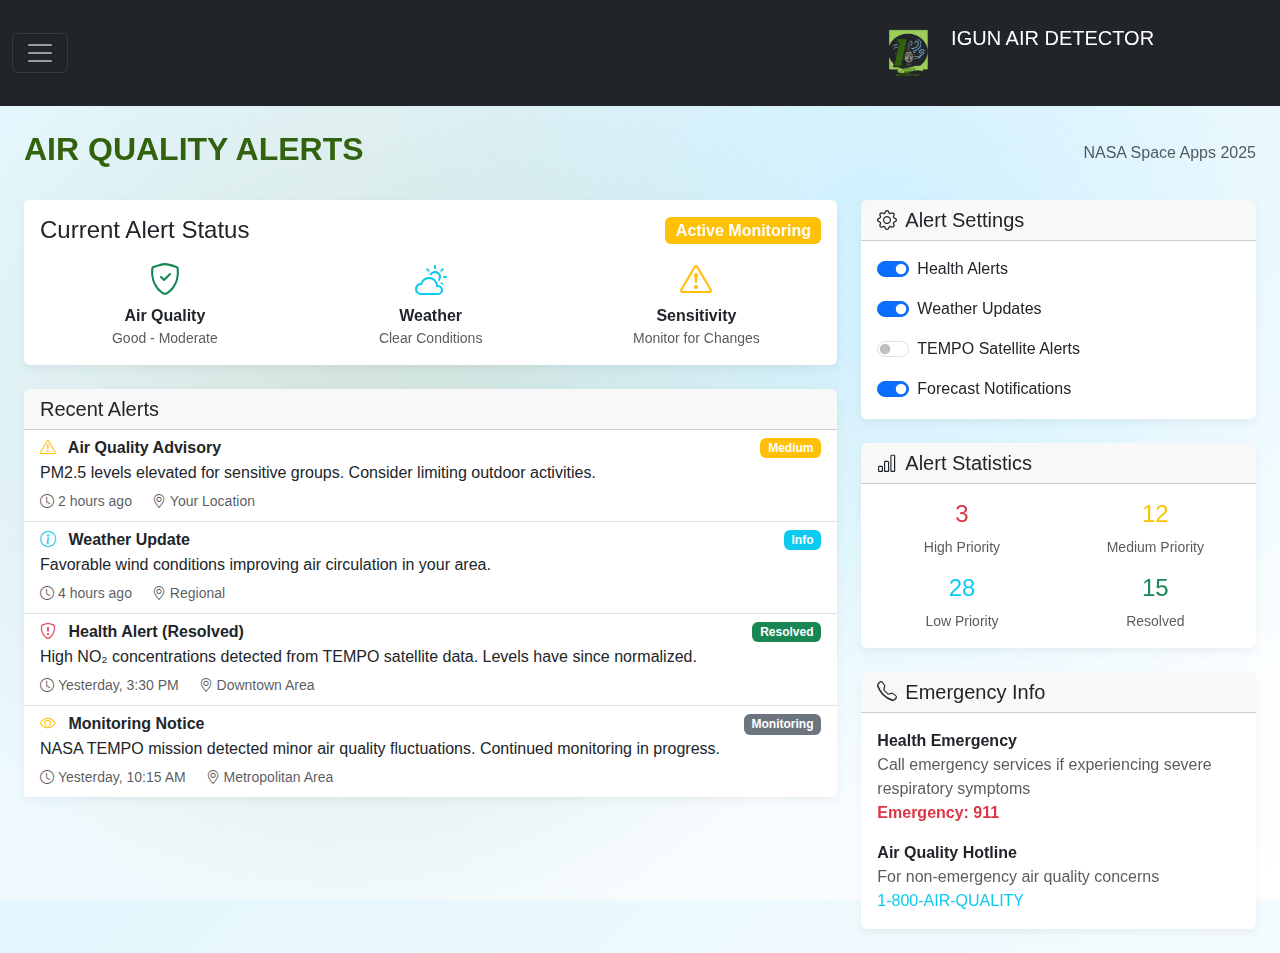
<file: templates/alerts.html>
<!DOCTYPE html>
<html lang="en">
<head>
    <meta charset="UTF-8">
    <meta name="viewport" content="width=device-width, initial-scale=1.0">
    <title>IGUN AIR DETECTOR - Alerts</title>
    <!-- Bootstrap CSS -->
    <link href="https://cdn.jsdelivr.net/npm/bootstrap@5.3.3/dist/css/bootstrap.min.css" rel="stylesheet">
    <!-- Bootstrap Icons -->
    <link rel="stylesheet" href="https://cdn.jsdelivr.net/npm/bootstrap-icons@1.11.3/font/bootstrap-icons.min.css">
    <style>
        /* Background Motion */
        body {
            height: 100vh;
            margin: 0;
            background: linear-gradient(135deg, #e3f6fd, #ffffff);
            overflow-x: hidden;
            font-family: "Inter", sans-serif;
            position: relative;
        }
        body::before {
            content: "";
            position: fixed;
            top: 0; left: 0; width: 100%; height: 100%;
            background: radial-gradient(circle at 30% 50%, rgba(50,98,14,0.15), transparent 50%),
                        radial-gradient(circle at 70% 30%, rgba(0,180,255,0.15), transparent 50%);
            animation: moveBg 12s infinite alternate ease-in-out;
            z-index: -1;
        }
        @keyframes moveBg {
            from { background-position: 0% 0%; }
            to { background-position: 100% 100%; }
        }

        /* Brand */
        .brand-green { color: #32620e; }
        .card { border: none; box-shadow: 0 4px 10px rgba(0,0,0,0.05); }
        
        .alert-card {
            transition: transform 0.2s, box-shadow 0.2s;
        }
        .alert-card:hover {
            transform: translateY(-2px);
            box-shadow: 0 6px 20px rgba(0,0,0,0.1);
        }
        
        .alert-high { border-left: 5px solid #dc3545; }
        .alert-medium { border-left: 5px solid #fd7e14; }
        .alert-low { border-left: 5px solid #ffc107; }
        .alert-info { border-left: 5px solid #0dcaf0; }
    </style>
</head>
<body>

<header>
    <nav class="navbar navbar-dark bg-dark">
        <div class="container-fluid">
            <!-- Hamburger Menu Toggler -->
            <button class="navbar-toggler" type="button" data-bs-toggle="offcanvas" data-bs-target="#sidebarOffcanvas">
                <span class="navbar-toggler-icon"></span>
            </button>

            <!-- Brand and Logo -->
            <a class="navbar-brand d-flex align-items-center" href="/">
                <img src="/static/logo.png" alt="IGUN logo" width="80" class="rounded-circle me-2">
                <div>
                    <h1 class="h5 m-0 text-white">IGUN AIR DETECTOR</h1>
                    <p class="m-0 text-muted">2025 SPACE APPS CHALLENGE</p>
                </div>
            </a>
        </div>
    </nav>
</header>

<!-- Offcanvas Sidebar -->
<div class="offcanvas offcanvas-start bg-dark text-white" tabindex="-1" id="sidebarOffcanvas">
    <div class="offcanvas-header">
        <h5 class="offcanvas-title">Air Quality</h5>
        <button type="button" class="btn-close btn-close-white" data-bs-dismiss="offcanvas"></button>
    </div>
    <div class="offcanvas-body">
        <div class="d-flex align-items-center mb-3">
            <div class="me-3 fs-3 text-white">A</div>
            <div>
                <h3 class="h6 text-white m-0">Air Quality</h3>
                <div class="small text-muted">Dashboard</div>
            </div>
        </div>
        <ul class="nav nav-pills flex-column mb-auto">
            <li class="nav-item">
                <a href="/" class="nav-link text-white">
                    <i class="bi bi-house-door me-2"></i>Home
                </a>
            </li>
            <li class="nav-item">
                <a href="/dashboard" class="nav-link text-white">
                    <i class="bi bi-speedometer2 me-2"></i>Dashboard
                </a>
            </li>
            <li class="nav-item">
                <a href="/about" class="nav-link text-white">
                    <i class="bi bi-info-circle me-2"></i>About
                </a>
            </li>
            <li class="nav-item">
                <a href="/share-with-us" class="nav-link text-white">
                    <i class="bi bi-share me-2"></i>Share With Us
                </a>
            </li>
            <li class="nav-item">
                <a href="/alerts" class="nav-link active">
                    <i class="bi bi-bell me-2"></i>Alerts
                </a>
            </li>
        </ul>
    </div>
</div>

<div class="container-fluid p-4">
    <!-- Header -->
    <div class="d-flex justify-content-between align-items-center mb-4">
        <h2 class="fw-bold brand-green">AIR QUALITY ALERTS</h2>
        <div class="text-muted">NASA Space Apps 2025</div>
    </div>

    <div class="row g-4">
        <!-- Main Alert Content -->
        <div class="col-lg-8">
            <!-- Current Alert Status -->
            <div class="card mb-4">
                <div class="card-body">
                    <div class="d-flex align-items-center justify-content-between mb-3">
                        <h4 class="mb-0">Current Alert Status</h4>
                        <span class="badge bg-warning fs-6">Active Monitoring</span>
                    </div>
                    <div class="row g-3">
                        <div class="col-md-4 text-center">
                            <div class="h2 text-success mb-1">
                                <i class="bi bi-shield-check"></i>
                            </div>
                            <div class="fw-bold">Air Quality</div>
                            <div class="text-muted small">Good - Moderate</div>
                        </div>
                        <div class="col-md-4 text-center">
                            <div class="h2 text-info mb-1">
                                <i class="bi bi-cloud-sun"></i>
                            </div>
                            <div class="fw-bold">Weather</div>
                            <div class="text-muted small">Clear Conditions</div>
                        </div>
                        <div class="col-md-4 text-center">
                            <div class="h2 text-warning mb-1">
                                <i class="bi bi-exclamation-triangle"></i>
                            </div>
                            <div class="fw-bold">Sensitivity</div>
                            <div class="text-muted small">Monitor for Changes</div>
                        </div>
                    </div>
                </div>
            </div>

            <!-- Recent Alerts -->
            <div class="card">
                <div class="card-header">
                    <h5 class="mb-0">Recent Alerts</h5>
                </div>
                <div class="card-body p-0">
                    <div class="list-group list-group-flush">
                        <div class="list-group-item alert-card alert-medium">
                            <div class="d-flex justify-content-between align-items-start">
                                <div>
                                    <h6 class="mb-1 fw-bold">
                                        <i class="bi bi-exclamation-triangle text-warning me-2"></i>
                                        Air Quality Advisory
                                    </h6>
                                    <p class="mb-1">PM2.5 levels elevated for sensitive groups. Consider limiting outdoor activities.</p>
                                    <small class="text-muted">
                                        <i class="bi bi-clock me-1"></i>2 hours ago
                                        <i class="bi bi-geo-alt ms-3 me-1"></i>Your Location
                                    </small>
                                </div>
                                <span class="badge bg-warning">Medium</span>
                            </div>
                        </div>

                        <div class="list-group-item alert-card alert-info">
                            <div class="d-flex justify-content-between align-items-start">
                                <div>
                                    <h6 class="mb-1 fw-bold">
                                        <i class="bi bi-info-circle text-info me-2"></i>
                                        Weather Update
                                    </h6>
                                    <p class="mb-1">Favorable wind conditions improving air circulation in your area.</p>
                                    <small class="text-muted">
                                        <i class="bi bi-clock me-1"></i>4 hours ago
                                        <i class="bi bi-geo-alt ms-3 me-1"></i>Regional
                                    </small>
                                </div>
                                <span class="badge bg-info">Info</span>
                            </div>
                        </div>

                        <div class="list-group-item alert-card alert-high">
                            <div class="d-flex justify-content-between align-items-start">
                                <div>
                                    <h6 class="mb-1 fw-bold">
                                        <i class="bi bi-shield-exclamation text-danger me-2"></i>
                                        Health Alert (Resolved)
                                    </h6>
                                    <p class="mb-1">High NO₂ concentrations detected from TEMPO satellite data. Levels have since normalized.</p>
                                    <small class="text-muted">
                                        <i class="bi bi-clock me-1"></i>Yesterday, 3:30 PM
                                        <i class="bi bi-geo-alt ms-3 me-1"></i>Downtown Area
                                    </small>
                                </div>
                                <span class="badge bg-success">Resolved</span>
                            </div>
                        </div>

                        <div class="list-group-item alert-card alert-low">
                            <div class="d-flex justify-content-between align-items-start">
                                <div>
                                    <h6 class="mb-1 fw-bold">
                                        <i class="bi bi-eye text-warning me-2"></i>
                                        Monitoring Notice
                                    </h6>
                                    <p class="mb-1">NASA TEMPO mission detected minor air quality fluctuations. Continued monitoring in progress.</p>
                                    <small class="text-muted">
                                        <i class="bi bi-clock me-1"></i>Yesterday, 10:15 AM
                                        <i class="bi bi-geo-alt ms-3 me-1"></i>Metropolitan Area
                                    </small>
                                </div>
                                <span class="badge bg-secondary">Monitoring</span>
                            </div>
                        </div>
                    </div>
                </div>
            </div>
        </div>

        <!-- Sidebar Information -->
        <div class="col-lg-4">
            <!-- Alert Settings -->
            <div class="card mb-4">
                <div class="card-header">
                    <h5 class="mb-0">
                        <i class="bi bi-gear me-2"></i>Alert Settings
                    </h5>
                </div>
                <div class="card-body">
                    <div class="form-check form-switch mb-3">
                        <input class="form-check-input" type="checkbox" id="healthAlerts" checked>
                        <label class="form-check-label" for="healthAlerts">
                            Health Alerts
                        </label>
                    </div>
                    <div class="form-check form-switch mb-3">
                        <input class="form-check-input" type="checkbox" id="weatherUpdates" checked>
                        <label class="form-check-label" for="weatherUpdates">
                            Weather Updates
                        </label>
                    </div>
                    <div class="form-check form-switch mb-3">
                        <input class="form-check-input" type="checkbox" id="tempoAlerts">
                        <label class="form-check-label" for="tempoAlerts">
                            TEMPO Satellite Alerts
                        </label>
                    </div>
                    <div class="form-check form-switch">
                        <input class="form-check-input" type="checkbox" id="forecastAlerts" checked>
                        <label class="form-check-label" for="forecastAlerts">
                            Forecast Notifications
                        </label>
                    </div>
                </div>
            </div>

            <!-- Alert Statistics -->
            <div class="card mb-4">
                <div class="card-header">
                    <h5 class="mb-0">
                        <i class="bi bi-bar-chart me-2"></i>Alert Statistics
                    </h5>
                </div>
                <div class="card-body">
                    <div class="row text-center">
                        <div class="col-6 mb-3">
                            <div class="h4 text-danger">3</div>
                            <div class="small text-muted">High Priority</div>
                        </div>
                        <div class="col-6 mb-3">
                            <div class="h4 text-warning">12</div>
                            <div class="small text-muted">Medium Priority</div>
                        </div>
                        <div class="col-6">
                            <div class="h4 text-info">28</div>
                            <div class="small text-muted">Low Priority</div>
                        </div>
                        <div class="col-6">
                            <div class="h4 text-success">15</div>
                            <div class="small text-muted">Resolved</div>
                        </div>
                    </div>
                </div>
            </div>

            <!-- Emergency Contacts -->
            <div class="card">
                <div class="card-header">
                    <h5 class="mb-0">
                        <i class="bi bi-telephone me-2"></i>Emergency Info
                    </h5>
                </div>
                <div class="card-body">
                    <div class="mb-3">
                        <div class="fw-bold">Health Emergency</div>
                        <div class="text-muted">Call emergency services if experiencing severe respiratory symptoms</div>
                        <div class="text-danger fw-bold">Emergency: 911</div>
                    </div>
                    <div>
                        <div class="fw-bold">Air Quality Hotline</div>
                        <div class="text-muted">For non-emergency air quality concerns</div>
                        <div class="text-info">1-800-AIR-QUALITY</div>
                    </div>
                </div>
            </div>
        </div>
    </div>
</div>

<!-- Bootstrap JS -->
<script src="https://cdn.jsdelivr.net/npm/bootstrap@5.3.3/dist/js/bootstrap.bundle.min.js"></script>

<script>
    // Auto-refresh alerts every 5 minutes
    setInterval(function() {
        // In a real app, you'd fetch new alerts from the server
        console.log('Checking for new alerts...');
    }, 300000);

    // Alert settings toggle functionality
    document.querySelectorAll('.form-check-input').forEach(function(toggle) {
        toggle.addEventListener('change', function() {
            console.log(`${this.id} alerts: ${this.checked ? 'enabled' : 'disabled'}`);
            // In a real app, you'd save these preferences to the server
        });
    });
</script>

</body>
</html>
</file>
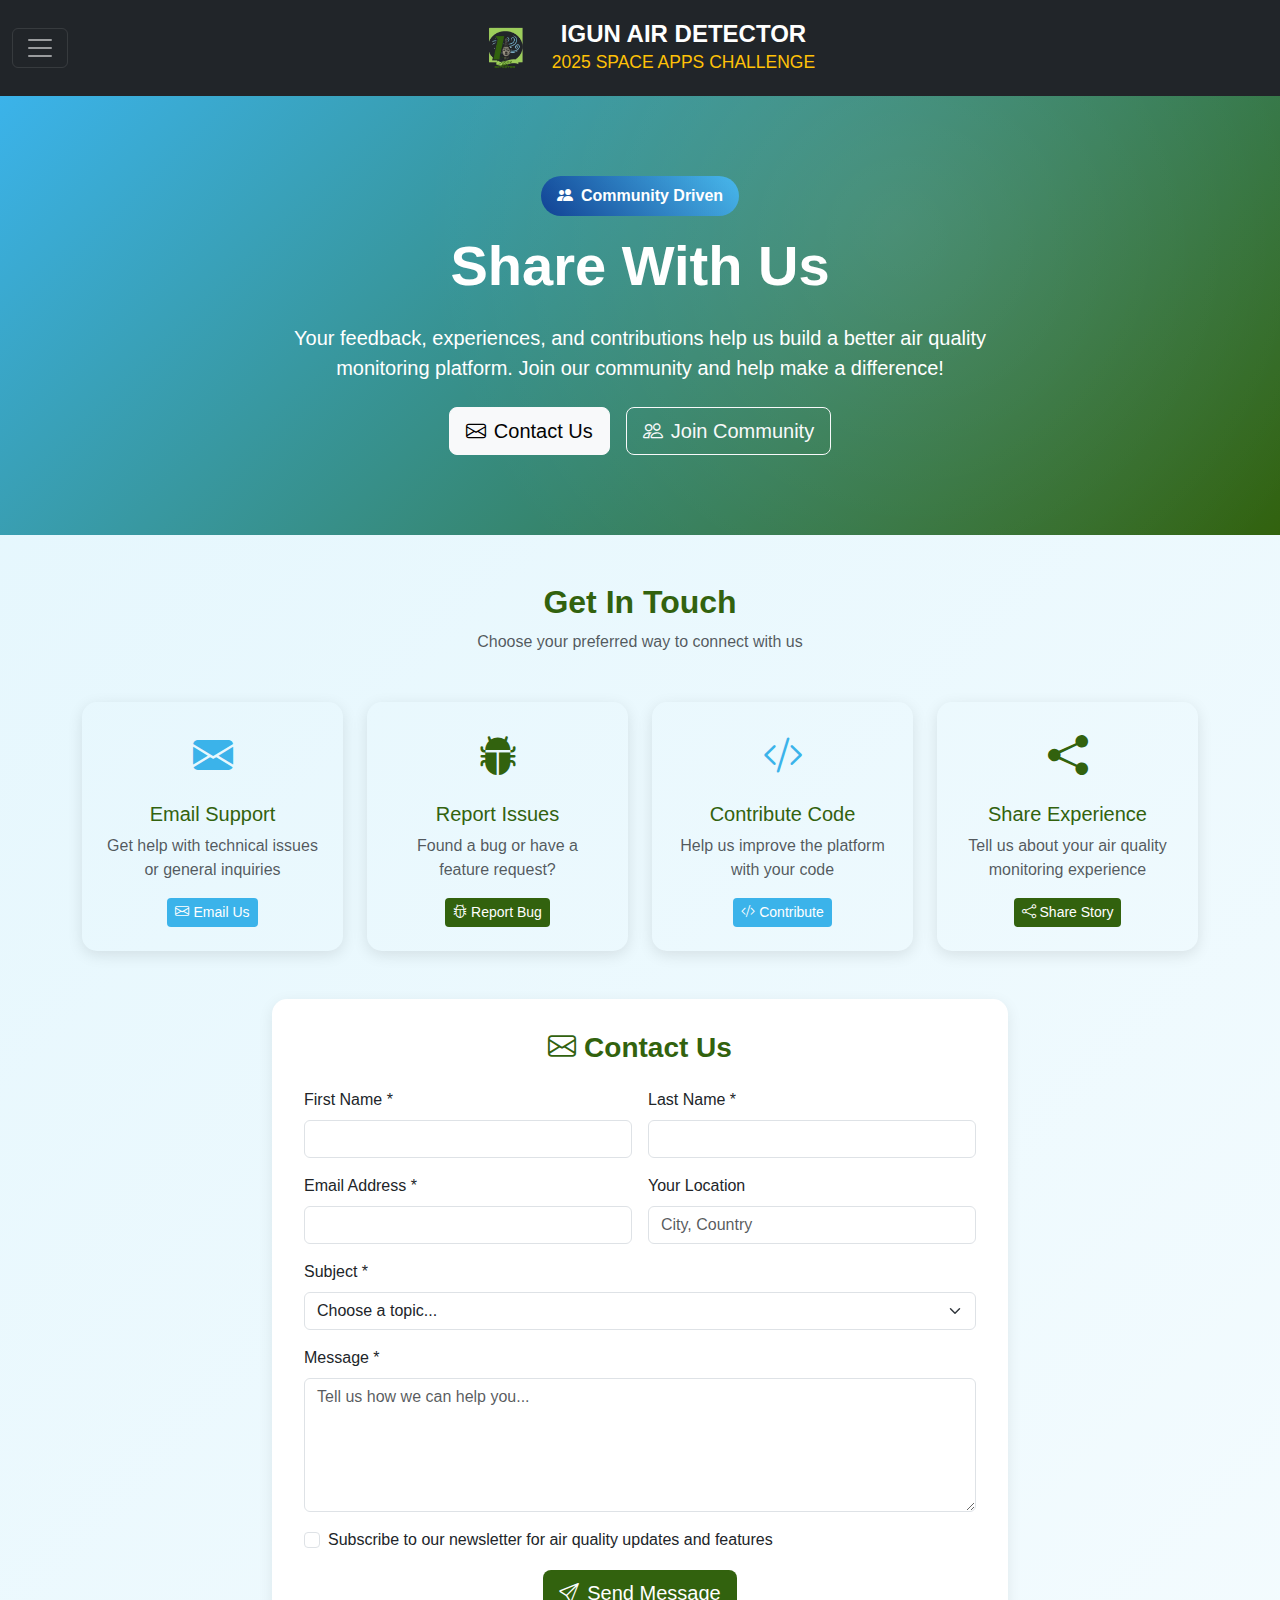
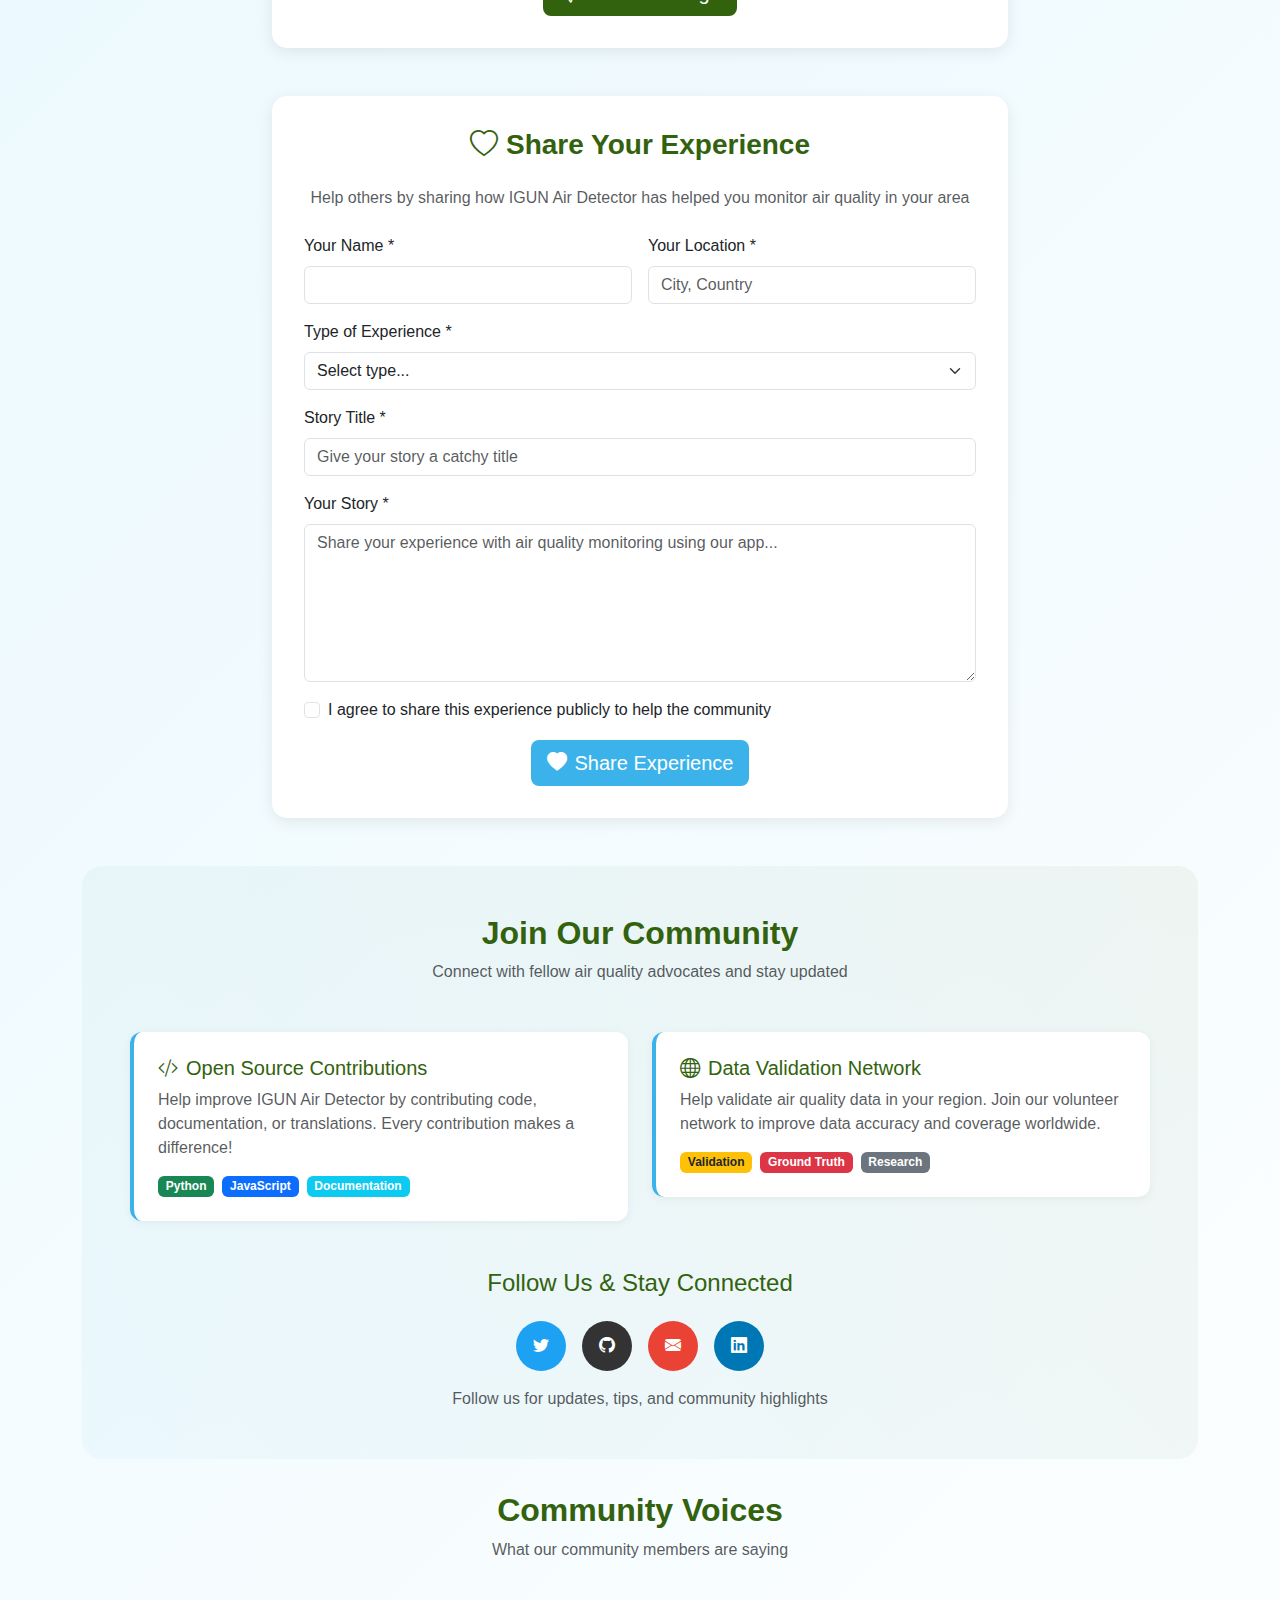
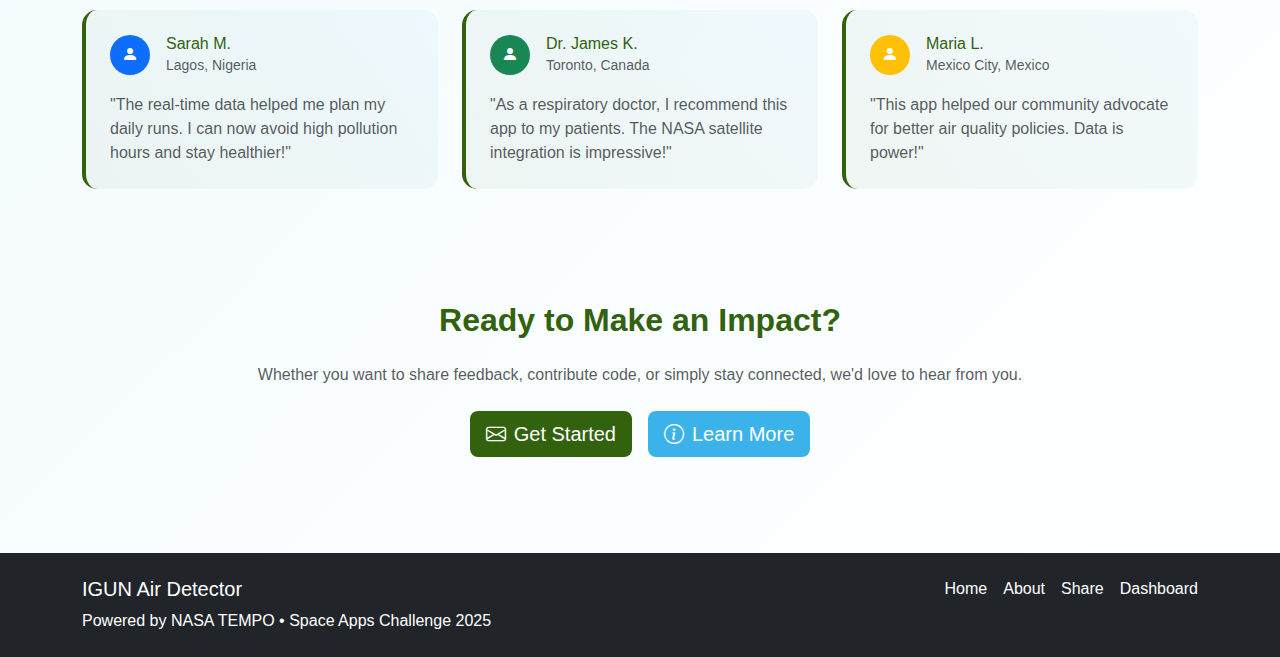
<file: templates/share_with_us.html>
<!DOCTYPE html>
<html lang="en">
<head>
    <meta charset="UTF-8">
    <meta name="viewport" content="width=device-width, initial-scale=1.0">
    <title>Share With Us - IGUN Air Detector App</title>
    <link href="https://cdn.jsdelivr.net/npm/bootstrap@5.3.0/dist/css/bootstrap.min.css" rel="stylesheet">
    <link rel="stylesheet" href="https://cdn.jsdelivr.net/npm/bootstrap-icons@1.11.3/font/bootstrap-icons.min.css">
    <style>
        body {
            background: linear-gradient(135deg, #e3f6fd 0%, #ffffff 100%);
            font-family: "Inter", sans-serif;
        }
        .brand-green { color: #32620e; }
        .btn-green {
            background-color: #32620e; 
            color: #fff; 
            border: none;
        }
        .btn-green:hover { 
            background-color: #24510a; 
            color: #fff;
        }
        .btn-blue {
            background-color: #3bb3ea; 
            color: #fff; 
            border: none;
        }
        .btn-blue:hover { 
            background-color: #2494c2; 
            color: #fff;
        }
        .hero-section {
            background: linear-gradient(135deg, #3bb3ea 0%, #32620e 100%);
            color: white;
            padding: 80px 0;
            position: relative;
            overflow: hidden;
        }
        .hero-section::before {
            content: "";
            position: absolute;
            top: 0;
            left: 0;
            width: 100%;
            height: 100%;
            background: radial-gradient(circle at 70% 30%, rgba(255,255,255,0.1), transparent 50%);
            animation: pulse 4s infinite;
        }
        @keyframes pulse {
            0%, 100% { opacity: 0.8; }
            50% { opacity: 1; }
        }
        .contact-card {
            transition: transform 0.3s ease, box-shadow 0.3s ease;
            border: none;
            box-shadow: 0 4px 15px rgba(0,0,0,0.1);
            border-radius: 15px;
        }
        .contact-card:hover {
            transform: translateY(-5px);
            box-shadow: 0 8px 25px rgba(0,0,0,0.15);
        }
        .community-section {
            background: linear-gradient(45deg, rgba(59, 179, 234, 0.05), rgba(50, 98, 14, 0.05));
            border-radius: 20px;
            padding: 3rem;
            margin: 2rem 0;
        }
        .form-section {
            background: white;
            border-radius: 15px;
            padding: 2rem;
            box-shadow: 0 4px 15px rgba(0,0,0,0.08);
        }
        .feedback-card {
            background: linear-gradient(45deg, rgba(50, 98, 14, 0.05), rgba(59, 179, 234, 0.05));
            border-radius: 15px;
            padding: 1.5rem;
            margin-bottom: 1rem;
            border-left: 4px solid #32620e;
        }
        .social-icon {
            width: 50px;
            height: 50px;
            border-radius: 50%;
            display: inline-flex;
            align-items: center;
            justify-content: center;
            color: white;
            text-decoration: none;
            transition: transform 0.3s ease;
        }
        .social-icon:hover {
            transform: scale(1.1);
            color: white;
        }
        .social-twitter { background: #1da1f2; }
        .social-github { background: #333; }
        .social-email { background: #ea4335; }
        .social-linkedin { background: #0077b5; }
        .nasa-badge {
            background: linear-gradient(45deg, #0b3d91, #3bb3ea);
            color: white;
            padding: 0.5rem 1rem;
            border-radius: 25px;
            font-weight: 600;
            display: inline-block;
            margin-bottom: 1rem;
        }
        .contribution-item {
            background: white;
            border-radius: 12px;
            padding: 1.5rem;
            box-shadow: 0 2px 10px rgba(0,0,0,0.05);
            transition: all 0.3s ease;
            border-left: 4px solid #3bb3ea;
        }
        .contribution-item:hover {
            box-shadow: 0 4px 20px rgba(0,0,0,0.1);
            transform: translateY(-2px);
        }
    </style>
</head>
<body>
    <!-- Navigation Header -->
    <nav class="navbar navbar-dark bg-dark">
        <div class="container-fluid">
            <button class="navbar-toggler" type="button" data-bs-toggle="offcanvas" data-bs-target="#sidebarOffcanvas">
                <span class="navbar-toggler-icon"></span>
            </button>
            <div class="navbar-brand mx-auto d-flex align-items-center">
                <div class="me-3">
                    <img src="/static/logo.png" alt="IGUN logo" width="70" class="rounded" onerror="this.style.display='none'">
                </div>
                <div class="text-center">
                    <h1 class="h4 m-0 text-white fw-bold">IGUN AIR DETECTOR</h1>
                    <p class="m-0 text-warning small">2025 SPACE APPS CHALLENGE</p>
                </div>
            </div>
            <div style="width: 55px;"></div>
        </div>
    </nav>

    <!-- Offcanvas Sidebar -->
    <div class="offcanvas offcanvas-start bg-dark text-white" tabindex="-1" id="sidebarOffcanvas">
        <div class="offcanvas-header">
            <h5 class="offcanvas-title">Navigation</h5>
            <button type="button" class="btn-close btn-close-white" data-bs-dismiss="offcanvas"></button>
        </div>
        <div class="offcanvas-body">
            <ul class="nav nav-pills flex-column">
                <li class="nav-item">
                    <a href="/" class="nav-link text-white">
                        <i class="bi bi-house-door me-2"></i>Home
                    </a>
                </li>
                <li class="nav-item">
                    <a href="/dashboard" class="nav-link text-white">
                        <i class="bi bi-speedometer2 me-2"></i>Dashboard
                    </a>
                </li>
                <li class="nav-item">
                    <a href="/about" class="nav-link text-white">
                        <i class="bi bi-info-circle me-2"></i>About
                    </a>
                </li>
                <li class="nav-item">
                    <a href="/share-with-us" class="nav-link active">
                        <i class="bi bi-share me-2"></i>Share With Us
                    </a>
                </li>
                <li class="nav-item">
                    <a href="/alerts" class="nav-link text-white">
                        <i class="bi bi-bell me-2"></i>Alerts
                    </a>
                </li>
            </ul>
        </div>
    </div>

    <!-- Hero Section -->
    <section class="hero-section">
        <div class="container">
            <div class="row justify-content-center text-center">
                <div class="col-lg-8">
                    <div class="nasa-badge">
                        <i class="bi bi-people-fill me-2"></i>Community Driven
                    </div>
                    <h1 class="display-4 fw-bold mb-4">Share With Us</h1>
                    <p class="lead mb-4">
                        Your feedback, experiences, and contributions help us build a better air quality monitoring platform. 
                        Join our community and help make a difference!
                    </p>
                    <div class="d-flex gap-3 justify-content-center flex-wrap">
                        <a href="#contact-form" class="btn btn-light btn-lg">
                            <i class="bi bi-envelope me-2"></i>Contact Us
                        </a>
                        <a href="#community" class="btn btn-outline-light btn-lg">
                            <i class="bi bi-people me-2"></i>Join Community
                        </a>
                    </div>
                </div>
            </div>
        </div>
    </section>

    <div class="container py-5">
        <!-- Contact Options -->
        <section class="mb-5">
            <div class="text-center mb-5">
                <h2 class="brand-green fw-bold">Get In Touch</h2>
                <p class="text-muted">Choose your preferred way to connect with us</p>
            </div>
            <div class="row g-4">
                <div class="col-md-3">
                    <div class="contact-card text-center p-4 h-100">
                        <div class="mb-3">
                            <i class="bi bi-envelope-fill" style="font-size: 2.5rem; color: #3bb3ea;"></i>
                        </div>
                        <h5 class="brand-green">Email Support</h5>
                        <p class="text-muted mb-3">Get help with technical issues or general inquiries</p>
                        <a href="mailto:support@igun-air.com" class="btn btn-blue btn-sm">
                            <i class="bi bi-envelope me-1"></i>Email Us
                        </a>
                    </div>
                </div>
                <div class="col-md-3">
                    <div class="contact-card text-center p-4 h-100">
                        <div class="mb-3">
                            <i class="bi bi-bug-fill" style="font-size: 2.5rem; color: #32620e;"></i>
                        </div>
                        <h5 class="brand-green">Report Issues</h5>
                        <p class="text-muted mb-3">Found a bug or have a feature request?</p>
                        <a href="#feedback-form" class="btn btn-green btn-sm">
                            <i class="bi bi-bug me-1"></i>Report Bug
                        </a>
                    </div>
                </div>
                <div class="col-md-3">
                    <div class="contact-card text-center p-4 h-100">
                        <div class="mb-3">
                            <i class="bi bi-code-slash" style="font-size: 2.5rem; color: #3bb3ea;"></i>
                        </div>
                        <h5 class="brand-green">Contribute Code</h5>
                        <p class="text-muted mb-3">Help us improve the platform with your code</p>
                        <a href="#contribute" class="btn btn-blue btn-sm">
                            <i class="bi bi-code-slash me-1"></i>Contribute
                        </a>
                    </div>
                </div>
                <div class="col-md-3">
                    <div class="contact-card text-center p-4 h-100">
                        <div class="mb-3">
                            <i class="bi bi-share-fill" style="font-size: 2.5rem; color: #32620e;"></i>
                        </div>
                        <h5 class="brand-green">Share Experience</h5>
                        <p class="text-muted mb-3">Tell us about your air quality monitoring experience</p>
                        <a href="#experience-form" class="btn btn-green btn-sm">
                            <i class="bi bi-share me-1"></i>Share Story
                        </a>
                    </div>
                </div>
            </div>
        </section>

        <!-- Contact Form -->
        <section id="contact-form" class="mb-5">
            <div class="row justify-content-center">
                <div class="col-lg-8">
                    <div class="form-section">
                        <h3 class="brand-green fw-bold mb-4 text-center">
                            <i class="bi bi-envelope me-2"></i>Contact Us
                        </h3>
                        <form id="contactForm">
                            <div class="row g-3">
                                <div class="col-md-6">
                                    <label for="firstName" class="form-label">First Name *</label>
                                    <input type="text" class="form-control" id="firstName" required>
                                </div>
                                <div class="col-md-6">
                                    <label for="lastName" class="form-label">Last Name *</label>
                                    <input type="text" class="form-control" id="lastName" required>
                                </div>
                                <div class="col-md-6">
                                    <label for="email" class="form-label">Email Address *</label>
                                    <input type="email" class="form-control" id="email" required>
                                </div>
                                <div class="col-md-6">
                                    <label for="location" class="form-label">Your Location</label>
                                    <input type="text" class="form-control" id="location" placeholder="City, Country">
                                </div>
                                <div class="col-12">
                                    <label for="subject" class="form-label">Subject *</label>
                                    <select class="form-select" id="subject" required>
                                        <option value="">Choose a topic...</option>
                                        <option value="general">General Inquiry</option>
                                        <option value="technical">Technical Support</option>
                                        <option value="feedback">Feedback & Suggestions</option>
                                        <option value="partnership">Partnership Opportunities</option>
                                        <option value="data">Data Accuracy Questions</option>
                                        <option value="other">Other</option>
                                    </select>
                                </div>
                                <div class="col-12">
                                    <label for="message" class="form-label">Message *</label>
                                    <textarea class="form-control" id="message" rows="5" placeholder="Tell us how we can help you..." required></textarea>
                                </div>
                                <div class="col-12">
                                    <div class="form-check">
                                        <input class="form-check-input" type="checkbox" id="newsletter">
                                        <label class="form-check-label" for="newsletter">
                                            Subscribe to our newsletter for air quality updates and features
                                        </label>
                                    </div>
                                </div>
                                <div class="col-12 text-center">
                                    <button type="submit" class="btn btn-green btn-lg">
                                        <i class="bi bi-send me-2"></i>Send Message
                                    </button>
                                </div>
                            </div>
                        </form>
                    </div>
                </div>
            </div>
        </section>

        <!-- Experience Sharing Form -->
        <section id="experience-form" class="mb-5">
            <div class="row justify-content-center">
                <div class="col-lg-8">
                    <div class="form-section">
                        <h3 class="brand-green fw-bold mb-4 text-center">
                            <i class="bi bi-heart me-2"></i>Share Your Experience
                        </h3>
                        <p class="text-muted text-center mb-4">
                            Help others by sharing how IGUN Air Detector has helped you monitor air quality in your area
                        </p>
                        <form id="experienceForm">
                            <div class="row g-3">
                                <div class="col-md-6">
                                    <label for="userName" class="form-label">Your Name *</label>
                                    <input type="text" class="form-control" id="userName" required>
                                </div>
                                <div class="col-md-6">
                                    <label for="userLocation" class="form-label">Your Location *</label>
                                    <input type="text" class="form-control" id="userLocation" placeholder="City, Country" required>
                                </div>
                                <div class="col-12">
                                    <label for="experienceType" class="form-label">Type of Experience *</label>
                                    <select class="form-select" id="experienceType" required>
                                        <option value="">Select type...</option>
                                        <option value="health-improvement">Health Improvement</option>
                                        <option value="awareness">Increased Awareness</option>
                                        <option value="community-action">Community Action</option>
                                        <option value="accuracy-validation">Data Accuracy Validation</option>
                                        <option value="feature-suggestion">Feature Suggestion</option>
                                        <option value="other">Other</option>
                                    </select>
                                </div>
                                <div class="col-12">
                                    <label for="storyTitle" class="form-label">Story Title *</label>
                                    <input type="text" class="form-control" id="storyTitle" placeholder="Give your story a catchy title" required>
                                </div>
                                <div class="col-12">
                                    <label for="storyContent" class="form-label">Your Story *</label>
                                    <textarea class="form-control" id="storyContent" rows="6" placeholder="Share your experience with air quality monitoring using our app..." required></textarea>
                                </div>
                                <div class="col-12">
                                    <div class="form-check">
                                        <input class="form-check-input" type="checkbox" id="sharePublicly">
                                        <label class="form-check-label" for="sharePublicly">
                                            I agree to share this experience publicly to help the community
                                        </label>
                                    </div>
                                </div>
                                <div class="col-12 text-center">
                                    <button type="submit" class="btn btn-blue btn-lg">
                                        <i class="bi bi-heart-fill me-2"></i>Share Experience
                                    </button>
                                </div>
                            </div>
                        </form>
                    </div>
                </div>
            </div>
        </section>

        <!-- Community Section -->
        <section id="community" class="community-section">
            <div class="text-center mb-5">
                <h2 class="brand-green fw-bold">Join Our Community</h2>
                <p class="text-muted">Connect with fellow air quality advocates and stay updated</p>
            </div>

            <!-- Community Contributions -->
            <div class="row g-4 mb-5">
                <div class="col-md-6">
                    <div class="contribution-item">
                        <h5 class="brand-green">
                            <i class="bi bi-code-slash me-2"></i>Open Source Contributions
                        </h5>
                        <p class="text-muted mb-3">
                            Help improve IGUN Air Detector by contributing code, documentation, or translations. 
                            Every contribution makes a difference!
                        </p>
                        <div class="d-flex gap-2">
                            <span class="badge bg-success">Python</span>
                            <span class="badge bg-primary">JavaScript</span>
                            <span class="badge bg-info">Documentation</span>
                        </div>
                    </div>
                </div>
                <div class="col-md-6">
                    <div class="contribution-item">
                        <h5 class="brand-green">
                            <i class="bi bi-globe me-2"></i>Data Validation Network
                        </h5>
                        <p class="text-muted mb-3">
                            Help validate air quality data in your region. Join our volunteer network to 
                            improve data accuracy and coverage worldwide.
                        </p>
                        <div class="d-flex gap-2">
                            <span class="badge bg-warning text-dark">Validation</span>
                            <span class="badge bg-danger">Ground Truth</span>
                            <span class="badge bg-secondary">Research</span>
                        </div>
                    </div>
                </div>
            </div>

            <!-- Social Media Links -->
            <div class="text-center">
                <h4 class="brand-green mb-4">Follow Us & Stay Connected</h4>
                <div class="d-flex justify-content-center gap-3 flex-wrap">
                    <a href="#" class="social-icon social-twitter">
                        <i class="bi bi-twitter"></i>
                    </a>
                    <a href="#" class="social-icon social-github">
                        <i class="bi bi-github"></i>
                    </a>
                    <a href="mailto:community@igun-air.com" class="social-icon social-email">
                        <i class="bi bi-envelope-fill"></i>
                    </a>
                    <a href="#" class="social-icon social-linkedin">
                        <i class="bi bi-linkedin"></i>
                    </a>
                </div>
                <p class="text-muted mt-3 mb-0">
                    Follow us for updates, tips, and community highlights
                </p>
            </div>
        </section>

        <!-- Recent Community Feedback -->
        <section class="mb-5">
            <div class="text-center mb-5">
                <h2 class="brand-green fw-bold">Community Voices</h2>
                <p class="text-muted">What our community members are saying</p>
            </div>
            <div class="row g-4">
                <div class="col-md-4">
                    <div class="feedback-card">
                        <div class="d-flex align-items-center mb-3">
                            <div class="bg-primary rounded-circle d-flex align-items-center justify-content-center me-3" style="width: 40px; height: 40px;">
                                <i class="bi bi-person-fill text-white"></i>
                            </div>
                            <div>
                                <h6 class="brand-green mb-0">Sarah M.</h6>
                                <small class="text-muted">Lagos, Nigeria</small>
                            </div>
                        </div>
                        <p class="text-muted mb-0">
                            "The real-time data helped me plan my daily runs. I can now avoid high pollution hours and stay healthier!"
                        </p>
                    </div>
                </div>
                <div class="col-md-4">
                    <div class="feedback-card">
                        <div class="d-flex align-items-center mb-3">
                            <div class="bg-success rounded-circle d-flex align-items-center justify-content-center me-3" style="width: 40px; height: 40px;">
                                <i class="bi bi-person-fill text-white"></i>
                            </div>
                            <div>
                                <h6 class="brand-green mb-0">Dr. James K.</h6>
                                <small class="text-muted">Toronto, Canada</small>
                            </div>
                        </div>
                        <p class="text-muted mb-0">
                            "As a respiratory doctor, I recommend this app to my patients. The NASA satellite integration is impressive!"
                        </p>
                    </div>
                </div>
                <div class="col-md-4">
                    <div class="feedback-card">
                        <div class="d-flex align-items-center mb-3">
                            <div class="bg-warning rounded-circle d-flex align-items-center justify-content-center me-3" style="width: 40px; height: 40px;">
                                <i class="bi bi-person-fill text-white"></i>
                            </div>
                            <div>
                                <h6 class="brand-green mb-0">Maria L.</h6>
                                <small class="text-muted">Mexico City, Mexico</small>
                            </div>
                        </div>
                        <p class="text-muted mb-0">
                            "This app helped our community advocate for better air quality policies. Data is power!"
                        </p>
                    </div>
                </div>
            </div>
        </section>

        <!-- Call to Action -->
        <section class="text-center py-5">
            <div class="container">
                <h2 class="brand-green fw-bold mb-4">Ready to Make an Impact?</h2>
                <p class="text-muted mb-4">
                    Whether you want to share feedback, contribute code, or simply stay connected, we'd love to hear from you.
                </p>
                <div class="d-flex gap-3 justify-content-center flex-wrap">
                    <a href="#contact-form" class="btn btn-green btn-lg">
                        <i class="bi bi-envelope me-2"></i>Get Started
                    </a>
                    <a href="/about" class="btn btn-blue btn-lg">
                        <i class="bi bi-info-circle me-2"></i>Learn More
                    </a>
                </div>
            </div>
        </section>
    </div>

    <!-- Footer -->
    <footer class="bg-dark text-white py-4">
        <div class="container">
            <div class="row">
                <div class="col-md-6">
                    <h5>IGUN Air Detector</h5>
                    <p class="mb-0">Powered by NASA TEMPO • Space Apps Challenge 2025</p>
                </div>
                <div class="col-md-6 text-md-end">
                    <div class="d-flex justify-content-md-end gap-3">
                        <a href="/" class="text-white text-decoration-none">Home</a>
                        <a href="/about" class="text-white text-decoration-none">About</a>
                        <a href="/share-with-us" class="text-white text-decoration-none">Share</a>
                        <a href="/dashboard" class="text-white text-decoration-none">Dashboard</a>
                    </div>
                </div>
            </div>
        </div>
    </footer>

    <script src="https://cdn.jsdelivr.net/npm/bootstrap@5.3.0/dist/js/bootstrap.bundle.min.js"></script>
    <script>
        // Contact Form Handler
        document.getElementById('contactForm').addEventListener('submit', function(e) {
            e.preventDefault();
            
            // Get form data
            const formData = new FormData(this);
            const data = Object.fromEntries(formData);
            
            // Simulate form submission
            alert('Thank you for your message! We will get back to you within 24 hours.');
            this.reset();
        });

        // Experience Form Handler
        document.getElementById('experienceForm').addEventListener('submit', function(e) {
            e.preventDefault();
            
            // Get form data
            const formData = new FormData(this);
            const data = Object.fromEntries(formData);
            
            // Simulate form submission
            alert('Thank you for sharing your experience! It helps our community grow stronger.');
            this.reset();
        });

        // Smooth scrolling for anchor links
        document.querySelectorAll('a[href^="#"]').forEach(anchor => {
            anchor.addEventListener('click', function (e) {
                e.preventDefault();
                const target = document.querySelector(this.getAttribute('href'));
                if (target) {
                    target.scrollIntoView({
                        behavior: 'smooth',
                        block: 'start'
                    });
                }
            });
        });
    </script>
</body>
</html>
</file>
